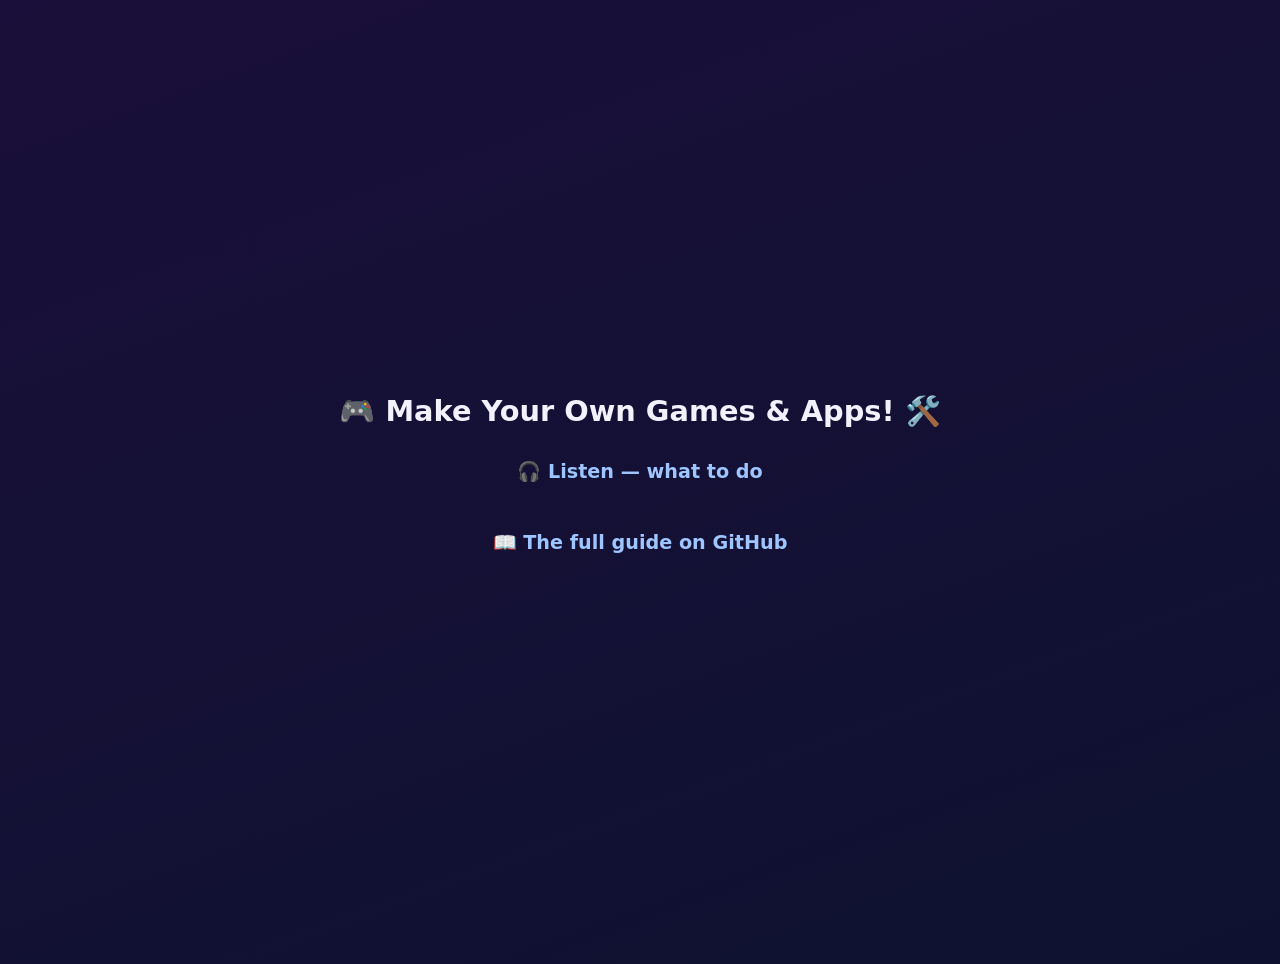
<file: docs/index.html>
<!DOCTYPE html>
<html lang="en">
<head>
<meta charset="UTF-8">
<meta name="viewport" content="width=device-width, initial-scale=1.0">
<title>claude-jacked-kids</title>
<style>
  body{margin:0;min-height:100vh;display:flex;flex-direction:column;align-items:center;justify-content:center;gap:1rem;
       font-family:-apple-system,BlinkMacSystemFont,"Segoe UI",system-ui,sans-serif;
       background:linear-gradient(160deg,#1a0f3a,#0e1230);color:#f3f0ff;text-align:center;padding:2rem}
  a{color:#9ec5ff;font-size:1.2rem;font-weight:700;text-decoration:none}a:hover{text-decoration:underline}
  h1{font-size:1.8rem;margin:0}
</style>
</head>
<body>
  <h1>🎮 Make Your Own Games &amp; Apps! 🛠️</h1>
  <p><a href="audio/listen.html">🎧 Listen — what to do</a></p>
  <p><a href="https://github.com/jackneil/claude-jacked-kids">📖 The full guide on GitHub</a></p>
</body>
</html>
</file>
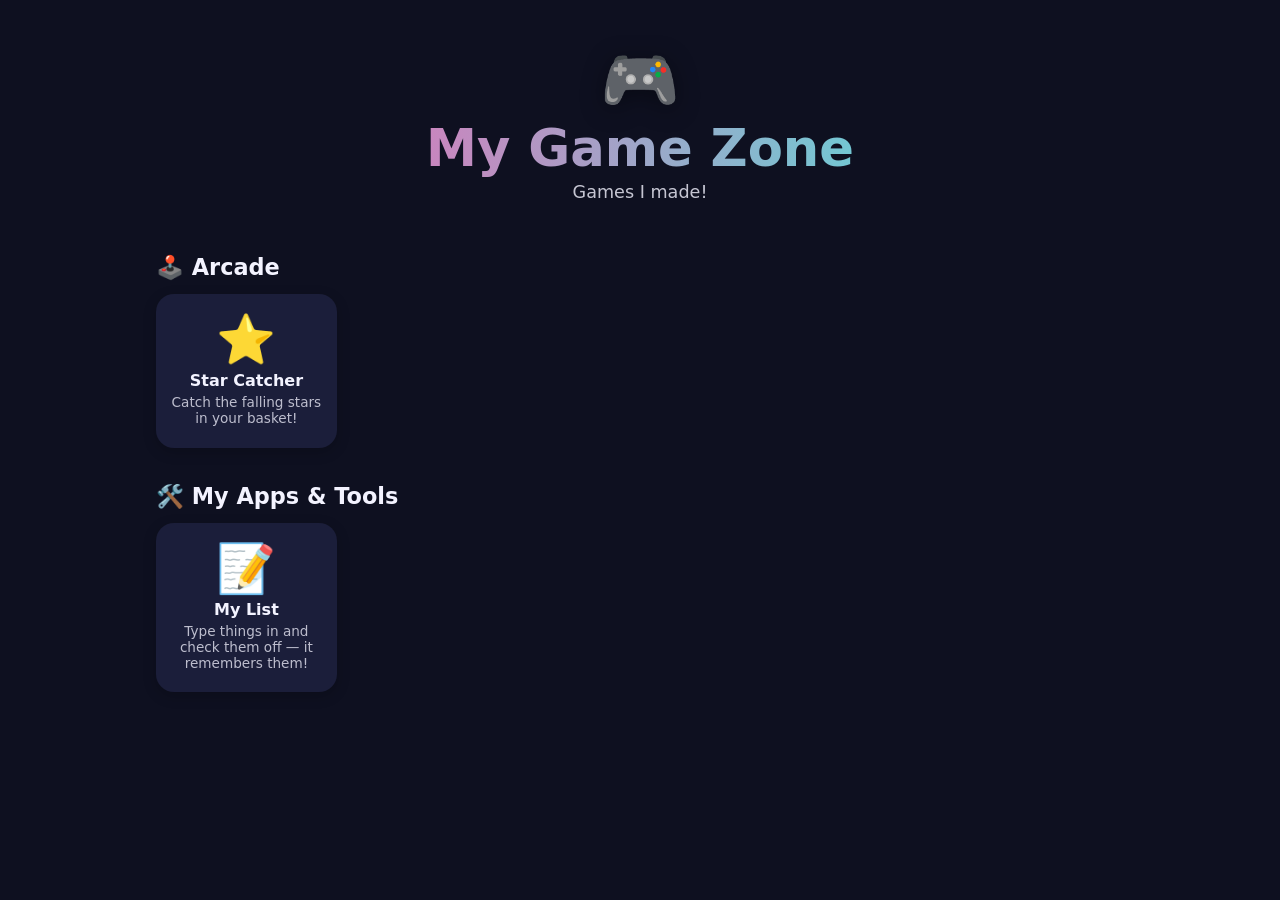
<file: plugins/claude-jacked-kids/skills/build-my-arcade/templates/index.html>
<!DOCTYPE html>
<html lang="en">
<head>
  <meta charset="UTF-8">
  <meta name="viewport" content="width=device-width, initial-scale=1.0">
  <title>My Arcade</title>
  <link rel="stylesheet" href="assets/style.css">
  <!-- Plain scripts so the hub works offline straight from a file. Order matters. -->
  <script src="arcade.config.js"></script>
  <script src="assets/theme.js"></script>
  <script src="assets/games-manifest.js"></script>
  <script src="assets/apps-manifest.js"></script>
  <script src="assets/brain-wall.js"></script>
</head>
<body>
  <div class="wrap">
    <header class="hub-header">
      <div class="hub-emoji" id="hubEmoji">🎮</div>
      <h1 class="hub-title" id="hubTitle">My Arcade</h1>
      <p class="hub-tagline" id="hubTagline"></p>
      <p class="hub-greeting" id="hubGreeting"></p>
    </header>

    <section id="brainPanel"></section>
    <main id="gameSections"></main>
    <p class="empty" id="emptyState" style="display:none">Nothing here yet — tell your buddy what to make! A game? An app? 🚀</p>
  </div>

  <script>
  (function () {
    var ARCADE = window.ARCADE || {};
    var GAMES = window.GAMES || [];
    var APPS = window.APPS || [];
    var BRAIN = window.BRAIN_WALL || null;

    // --- theme is applied by assets/theme.js (loaded in <head>), so the hub
    //     and every app island share one source of truth for the colors. ---

    // --- header ---
    if (ARCADE.emoji) document.getElementById("hubEmoji").textContent = ARCADE.emoji;
    if (ARCADE.name) { document.getElementById("hubTitle").textContent = ARCADE.name; document.title = ARCADE.name; }
    if (ARCADE.tagline) document.getElementById("hubTagline").textContent = ARCADE.tagline;
    if (ARCADE.owner && ARCADE.owner !== "friend") {
      document.getElementById("hubGreeting").textContent = "Hi, " + ARCADE.owner + "! 👋";
    }

    // --- Brain Power panel (only if there's a wall) ---
    if (BRAIN && BRAIN.stickers && BRAIN.stickers.length) {
      var panel = document.getElementById("brainPanel");
      panel.className = "brain-panel";
      var top = document.createElement("div"); top.className = "brain-top";
      var rank = document.createElement("div"); rank.className = "brain-rank";
      rank.textContent = BRAIN.rank || "🐻 Curious Cub";
      var pts = document.createElement("div"); pts.className = "brain-points";
      pts.textContent = (BRAIN.points || 0) + " Brain Points";
      top.appendChild(rank); top.appendChild(pts); panel.appendChild(top);
      var strip = document.createElement("div"); strip.className = "brain-stickers";
      BRAIN.stickers.forEach(function (s) {
        var el = document.createElement("span"); el.className = "sticker";
        el.innerHTML = '<span class="s-emoji"></span><span class="s-text"></span>';
        el.querySelector(".s-emoji").textContent = s.emoji || "⭐";
        el.querySelector(".s-text").textContent = s.kidName + (s.note ? " — " + s.note : "");
        strip.appendChild(el);
      });
      panel.appendChild(strip);
    }

    // --- game grid, grouped by category ---
    var CATEGORIES = [
      { key: "arcade", label: "Arcade", emoji: "🕹️" },
      { key: "racing", label: "Racing", emoji: "🏎️" },
      { key: "action", label: "Action", emoji: "💥" },
      { key: "puzzle", label: "Puzzles", emoji: "🧩" },
      { key: "board", label: "Board & Cards", emoji: "♟️" },
      { key: "retro", label: "Retro", emoji: "👾" },
      { key: "maker", label: "Maker", emoji: "🎨" }
    ];
    var container = document.getElementById("gameSections");

    if (!GAMES.length && !APPS.length) {
      document.getElementById("emptyState").style.display = "block";
      return;
    }

    function makeCard(g) {
      var a = document.createElement("a");
      a.className = "game-card";
      a.href = g.path;
      var emoji = document.createElement("div"); emoji.className = "g-emoji"; emoji.textContent = g.emoji || "🎮";
      var name = document.createElement("div"); name.className = "g-name"; name.textContent = g.name || g.id;
      a.appendChild(emoji); a.appendChild(name);
      if (g.description) { var d = document.createElement("div"); d.className = "g-desc"; d.textContent = g.description; a.appendChild(d); }
      if (g.madeByKid) { var b = document.createElement("div"); b.className = "kid-badge"; b.textContent = "✨ I made this"; a.appendChild(b); }
      return a;
    }

    var shown = {};
    CATEGORIES.forEach(function (cat) {
      var inCat = GAMES.filter(function (g) { return g.category === cat.key; });
      if (!inCat.length) return;
      var sec = document.createElement("section"); sec.className = "cat-section";
      var h = document.createElement("h2"); h.className = "cat-title";
      h.textContent = cat.emoji + " " + cat.label; sec.appendChild(h);
      var grid = document.createElement("div"); grid.className = "game-grid";
      inCat.forEach(function (g) { grid.appendChild(makeCard(g)); shown[g.id] = true; });
      sec.appendChild(grid); container.appendChild(sec);
    });

    // any game with an unknown category still shows, under "More games"
    var leftover = GAMES.filter(function (g) { return !shown[g.id]; });
    if (leftover.length) {
      var sec = document.createElement("section"); sec.className = "cat-section";
      var h = document.createElement("h2"); h.className = "cat-title"; h.textContent = "🎮 More games"; sec.appendChild(h);
      var grid = document.createElement("div"); grid.className = "game-grid";
      leftover.forEach(function (g) { grid.appendChild(makeCard(g)); });
      sec.appendChild(grid); container.appendChild(sec);
    }

    // --- My Apps & Tools (the peer zone to games; same card shape) ---
    if (APPS.length) {
      var asec = document.createElement("section"); asec.className = "cat-section";
      var ah = document.createElement("h2"); ah.className = "cat-title";
      ah.textContent = "🛠️ My Apps & Tools"; asec.appendChild(ah);
      var agrid = document.createElement("div"); agrid.className = "game-grid";
      APPS.forEach(function (a) { agrid.appendChild(makeCard(a)); });
      asec.appendChild(agrid); container.appendChild(asec);
    }
  })();
  </script>
</body>
</html>
</file>
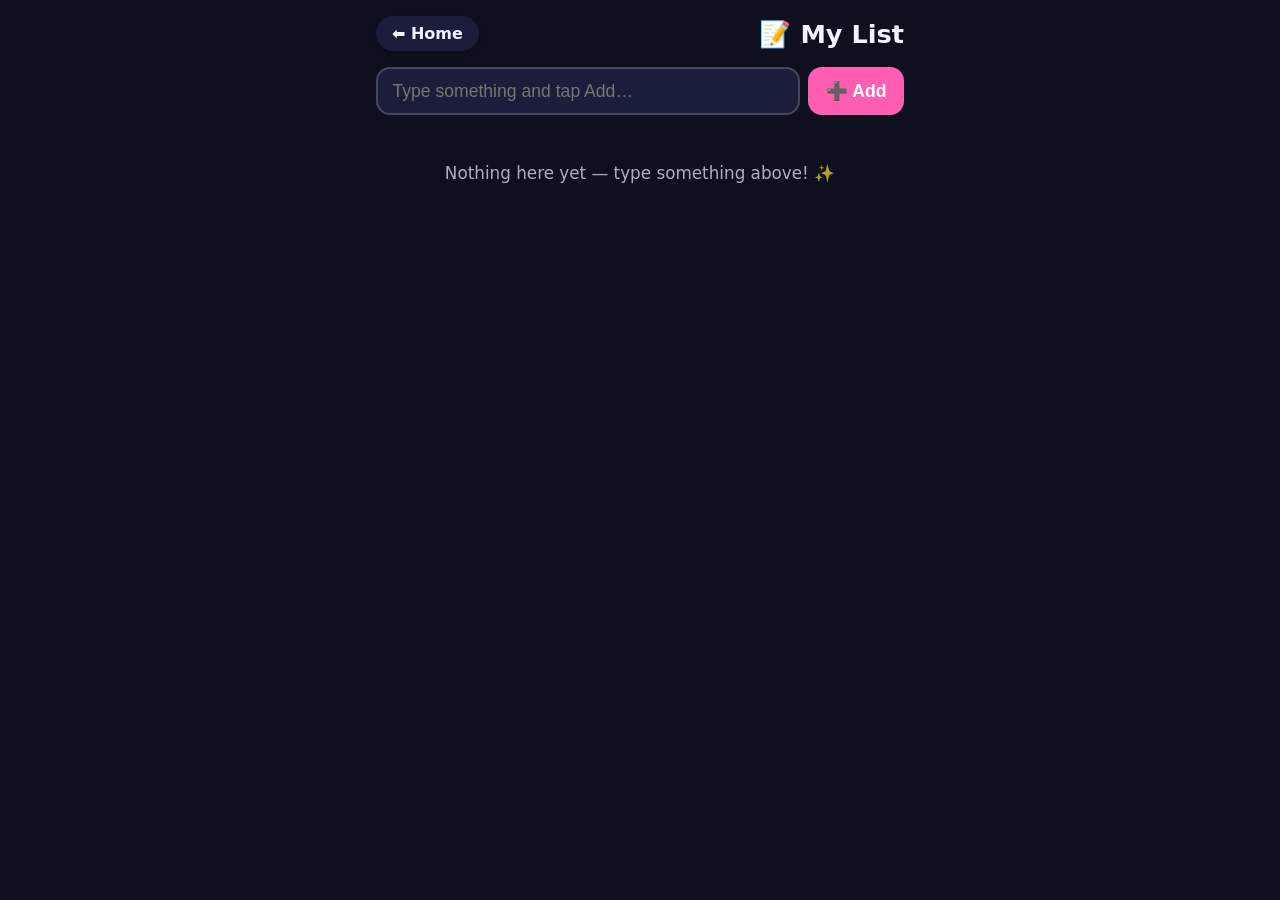
<file: plugins/claude-jacked-kids/skills/build-my-arcade/templates/apps/sample-list/index.html>
<!DOCTYPE html>
<html lang="en">
<head>
  <meta charset="UTF-8">
  <meta name="viewport" content="width=device-width, initial-scale=1.0">
  <title>My List</title>
  <link rel="stylesheet" href="../../assets/style.css">
  <!-- order: branding -> theme (paints this page in the kid's colors) -> data
       box (AppStore) -> this app's metadata -> the app.
       Plain scripts so the app works offline straight from a file. -->
  <script src="../../arcade.config.js"></script>
  <script src="../../assets/theme.js"></script>
  <script src="../../assets/store.js"></script>
  <script src="metadata.js"></script>
  <style>
    .app-wrap { max-width: 560px; margin: 0 auto; padding: 1rem; }
    .app-top { display: flex; justify-content: space-between; align-items: center; gap: .5rem; flex-wrap: wrap; margin-bottom: 1rem; }
    .app-title { font-size: 1.6rem; font-weight: 800; margin: 0; }
    .add-row { display: flex; gap: .5rem; margin-bottom: 1rem; }
    .add-row input {
      flex: 1; font-size: 1.1rem; padding: .7rem .9rem; border-radius: 14px;
      /* a visible resting border so it's obvious where to type */
      border: 2px solid rgba(255,255,255,.18); background: var(--card); color: var(--text);
    }
    .add-row input:focus { outline: none; border-color: var(--accent); }
    .add-row button {
      font-size: 1.1rem; font-weight: 800; padding: .7rem 1.1rem; border: none;
      border-radius: 14px; background: var(--accent); color: #fff; cursor: pointer;
      min-height: 48px;
    }
    .add-row button:hover { transform: translateY(-2px); }
    .add-row button:active { transform: translateY(1px) scale(.97); }
    ul.items { list-style: none; margin: 0; padding: 0; display: flex; flex-direction: column; gap: .55rem; }
    li.item {
      display: flex; align-items: center; gap: .4rem; background: var(--card);
      border-radius: 14px; padding: .35rem .5rem; box-shadow: 0 3px 10px rgba(0,0,0,.2);
    }
    /* big, finger-friendly tap targets (~48px) for little hands on a tablet */
    li.item .check {
      font-size: 1.5rem; cursor: pointer; user-select: none; line-height: 1;
      min-width: 48px; min-height: 48px; display: flex; align-items: center; justify-content: center;
      border-radius: 12px;
    }
    li.item .check:hover { background: rgba(255,255,255,.08); }
    li.item .check:active { transform: scale(.9); }
    li.item .label { flex: 1; font-size: 1.1rem; word-break: break-word; padding: 0 .2rem; }
    li.item.done .label { opacity: .5; text-decoration: line-through; }
    li.item .del {
      background: none; border: none; color: var(--text); opacity: .55; font-size: 1.4rem; cursor: pointer;
      min-width: 48px; min-height: 48px; border-radius: 12px;
    }
    li.item .del:hover { opacity: 1; background: rgba(255,255,255,.08); }
    li.item .del:active { transform: scale(.9); }
    .empty-note { opacity: .7; text-align: center; margin-top: 2rem; font-size: 1.05rem; }
    .save-note { min-height: 1.2rem; font-size: .9rem; opacity: .75; margin-top: 1rem; text-align: center; }
    /* the save-failure note is the most important message — make it loud */
    .save-note.warn {
      opacity: 1; font-size: 1rem; font-weight: 700; color: #5a3a00;
      background: #ffd27f; border: 2px solid #e0a000; border-radius: 12px;
      padding: .6rem .8rem; max-width: 460px; margin-left: auto; margin-right: auto;
    }
  </style>
</head>
<body>
  <div class="app-wrap">
    <div class="app-top">
      <a class="back-link" href="../../index.html">⬅️ Home</a>
      <h1 class="app-title"><span id="appEmoji">📝</span> <span id="appName">My List</span></h1>
    </div>

    <div class="add-row">
      <input id="newItem" type="text" placeholder="Type something and tap Add…" autocomplete="off" maxlength="120">
      <button id="addBtn" type="button">➕ Add</button>
    </div>

    <ul class="items" id="items"></ul>
    <p class="empty-note" id="emptyNote">Nothing here yet — type something above! ✨</p>
    <p class="save-note" id="saveNote"></p>
  </div>
  <script src="app.js"></script>
</body>
</html>
</file>
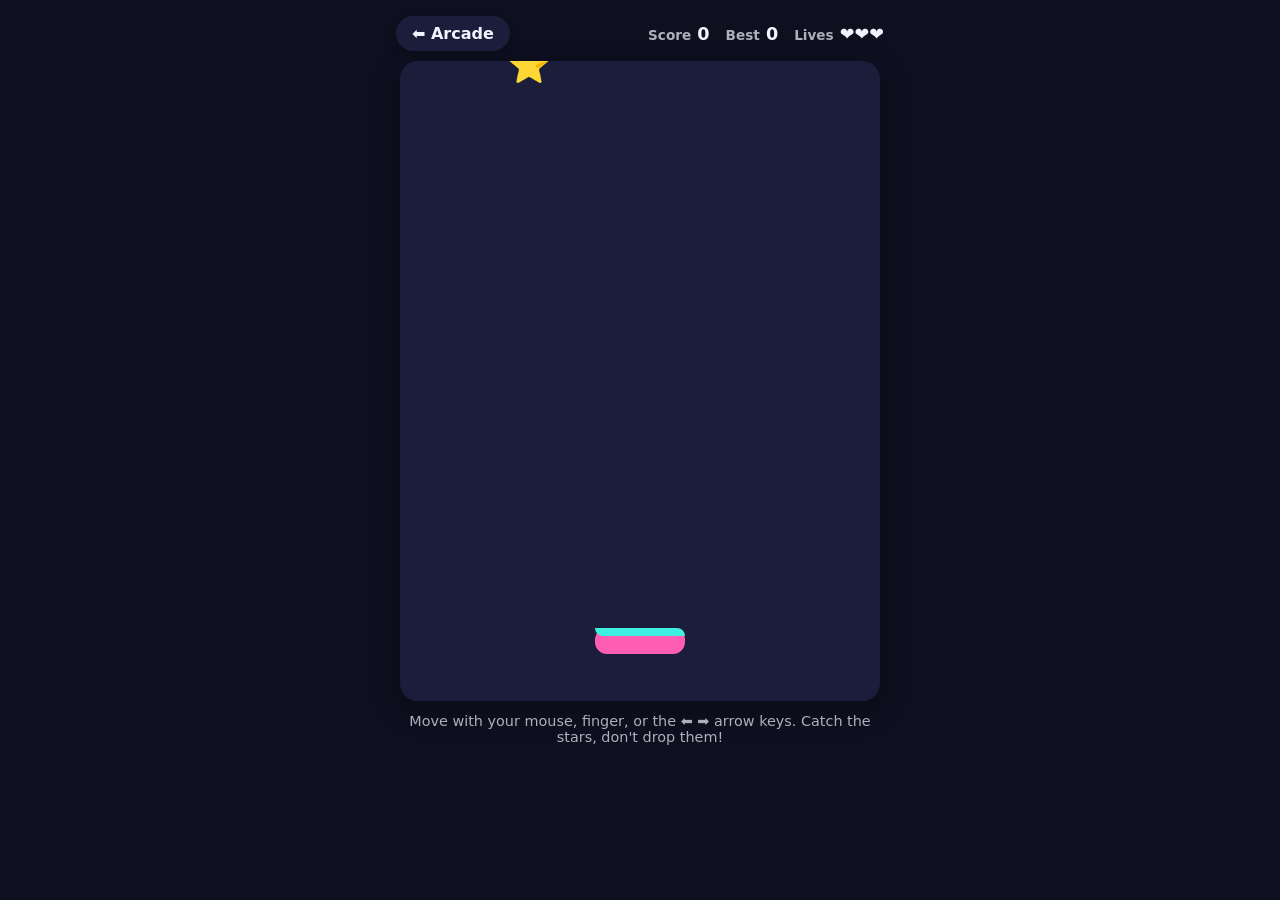
<file: plugins/claude-jacked-kids/skills/build-my-arcade/templates/games/sample-catcher/index.html>
<!DOCTYPE html>
<html lang="en">
<head>
  <meta charset="UTF-8">
  <meta name="viewport" content="width=device-width, initial-scale=1.0">
  <title>Star Catcher</title>
  <link rel="stylesheet" href="../../assets/style.css">
  <!-- order: branding -> score helper -> this game's metadata -> the game -->
  <script src="../../arcade.config.js"></script>
  <script src="../../assets/scores.js"></script>
  <script src="metadata.js"></script>
  <style>
    .game-wrap { max-width: 520px; margin: 0 auto; padding: 1rem; text-align: center; }
    .game-top { display: flex; justify-content: space-between; align-items: center; margin-bottom: .6rem; gap: .5rem; flex-wrap: wrap; }
    .hud { display: flex; gap: 1rem; font-weight: 800; font-size: 1.1rem; }
    .hud .label { opacity: .7; font-weight: 600; font-size: .85rem; }
    #game {
      width: 100%; max-width: 480px; aspect-ratio: 3 / 4; background: var(--card);
      border-radius: 18px; touch-action: none; display: block; margin: 0 auto;
      box-shadow: 0 8px 28px rgba(0,0,0,.35); cursor: pointer;
    }
    .hint { opacity: .7; margin-top: .8rem; font-size: .9rem; }
  </style>
</head>
<body>
  <div class="game-wrap">
    <div class="game-top">
      <a class="back-link" href="../../index.html">⬅️ Arcade</a>
      <div class="hud">
        <div><span class="label">Score</span> <span id="score">0</span></div>
        <div><span class="label">Best</span> <span id="best">0</span></div>
        <div><span class="label">Lives</span> <span id="lives">❤️❤️❤️</span></div>
      </div>
    </div>
    <canvas id="game" width="480" height="640"></canvas>
    <p class="hint">Move with your mouse, finger, or the ⬅️ ➡️ arrow keys. Catch the stars, don't drop them!</p>
  </div>
  <script src="game.js"></script>
</body>
</html>
</file>
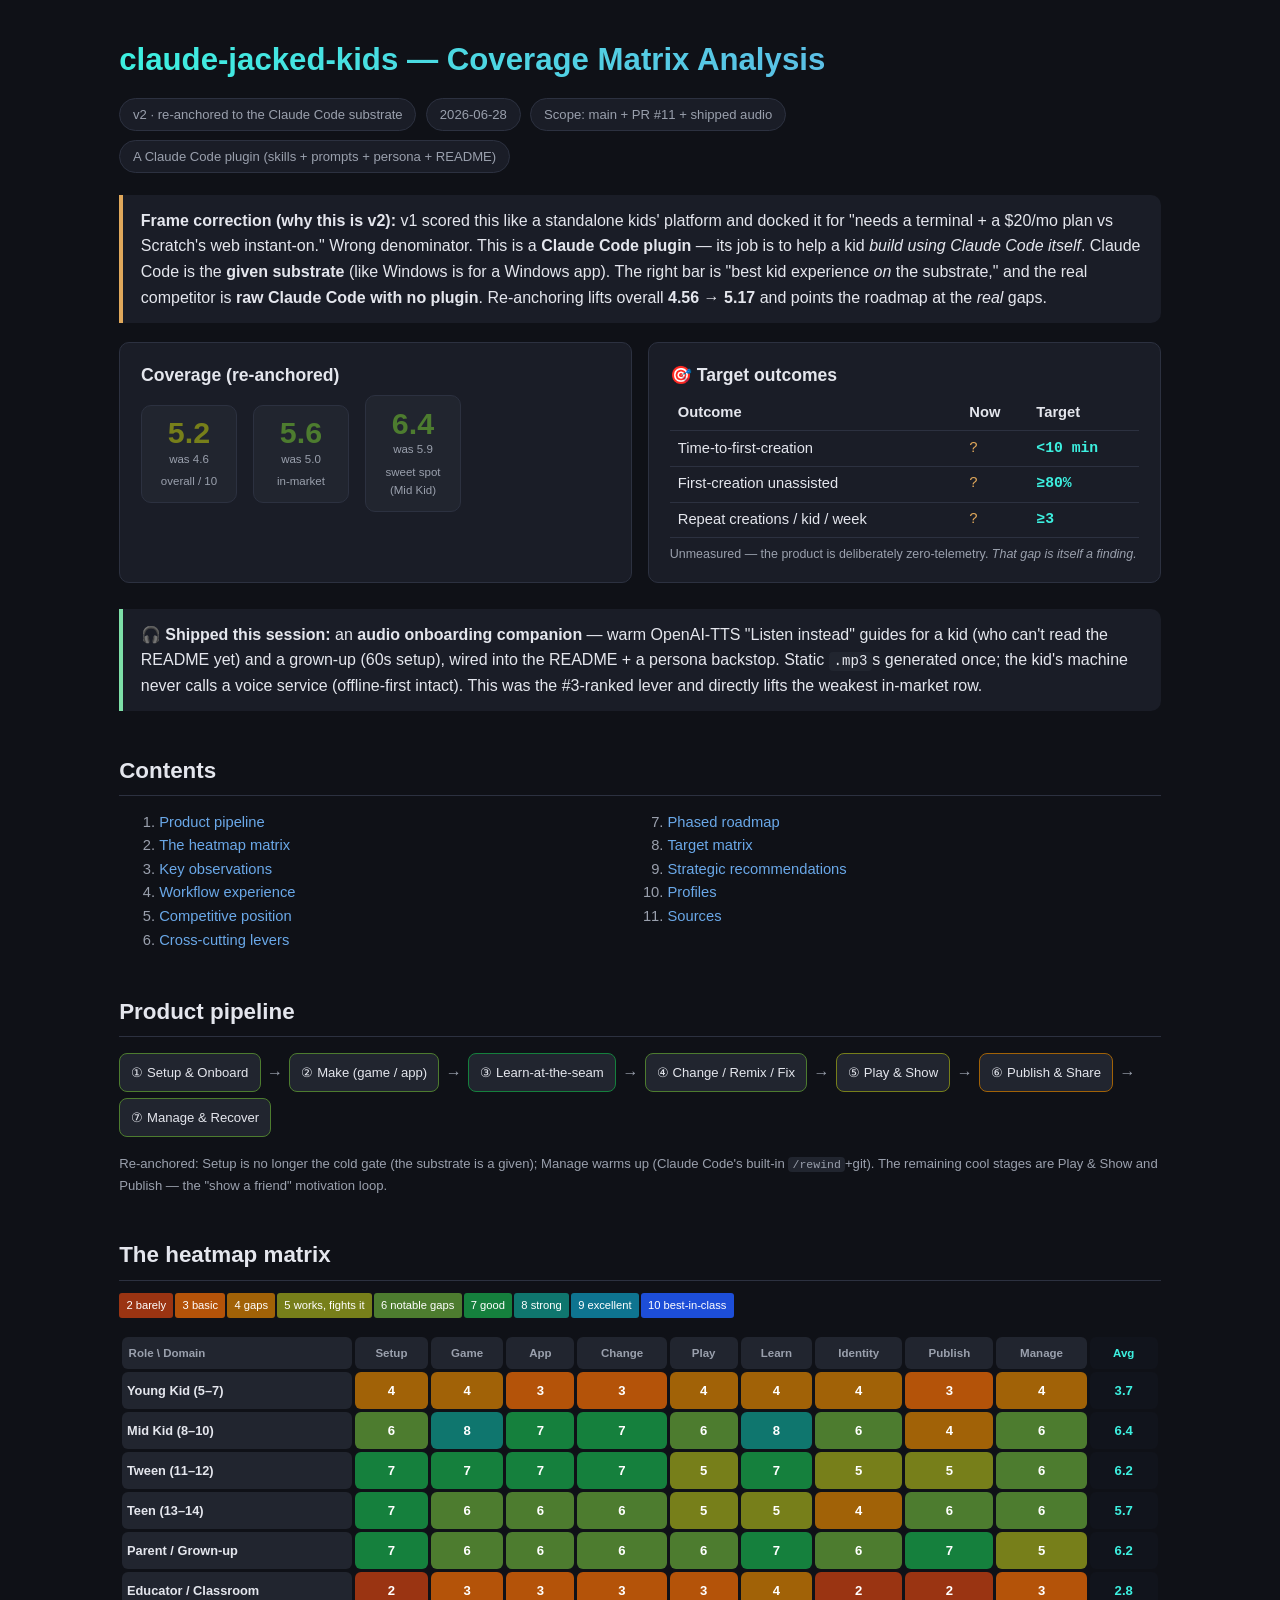
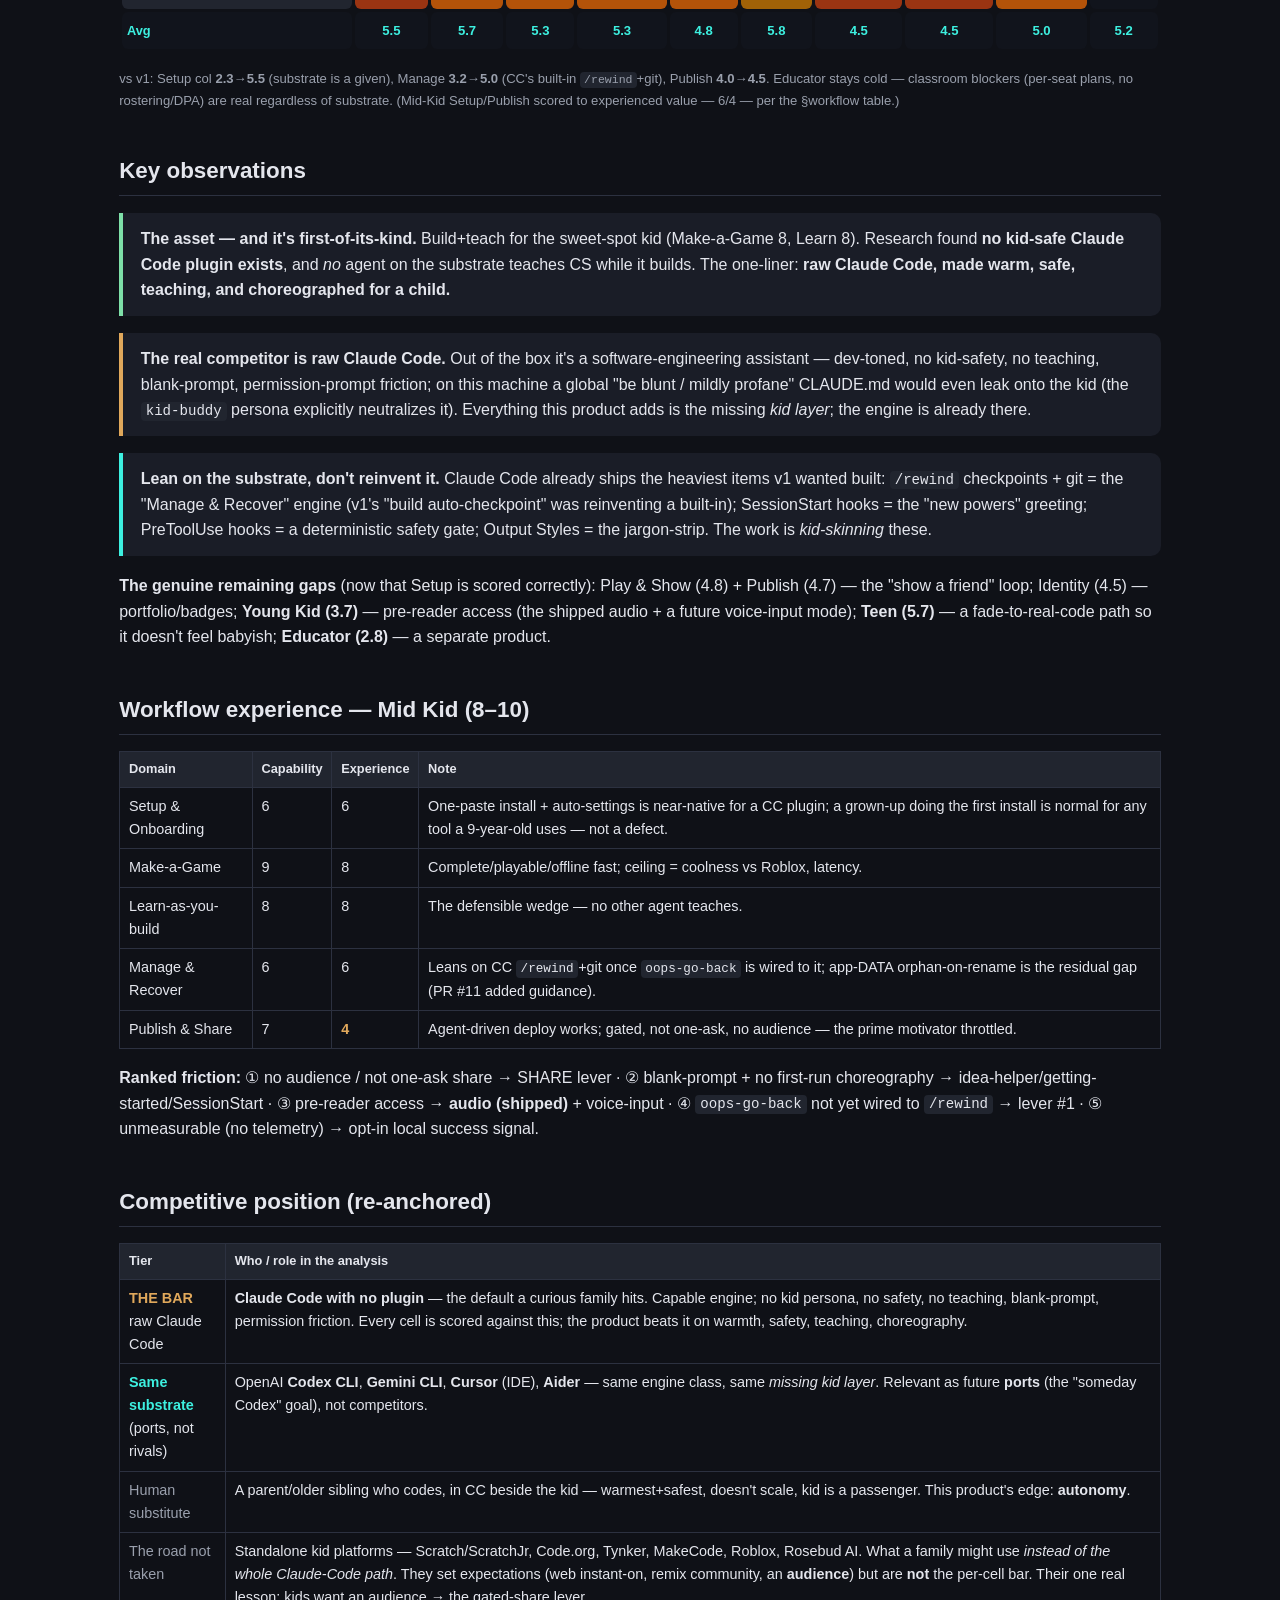
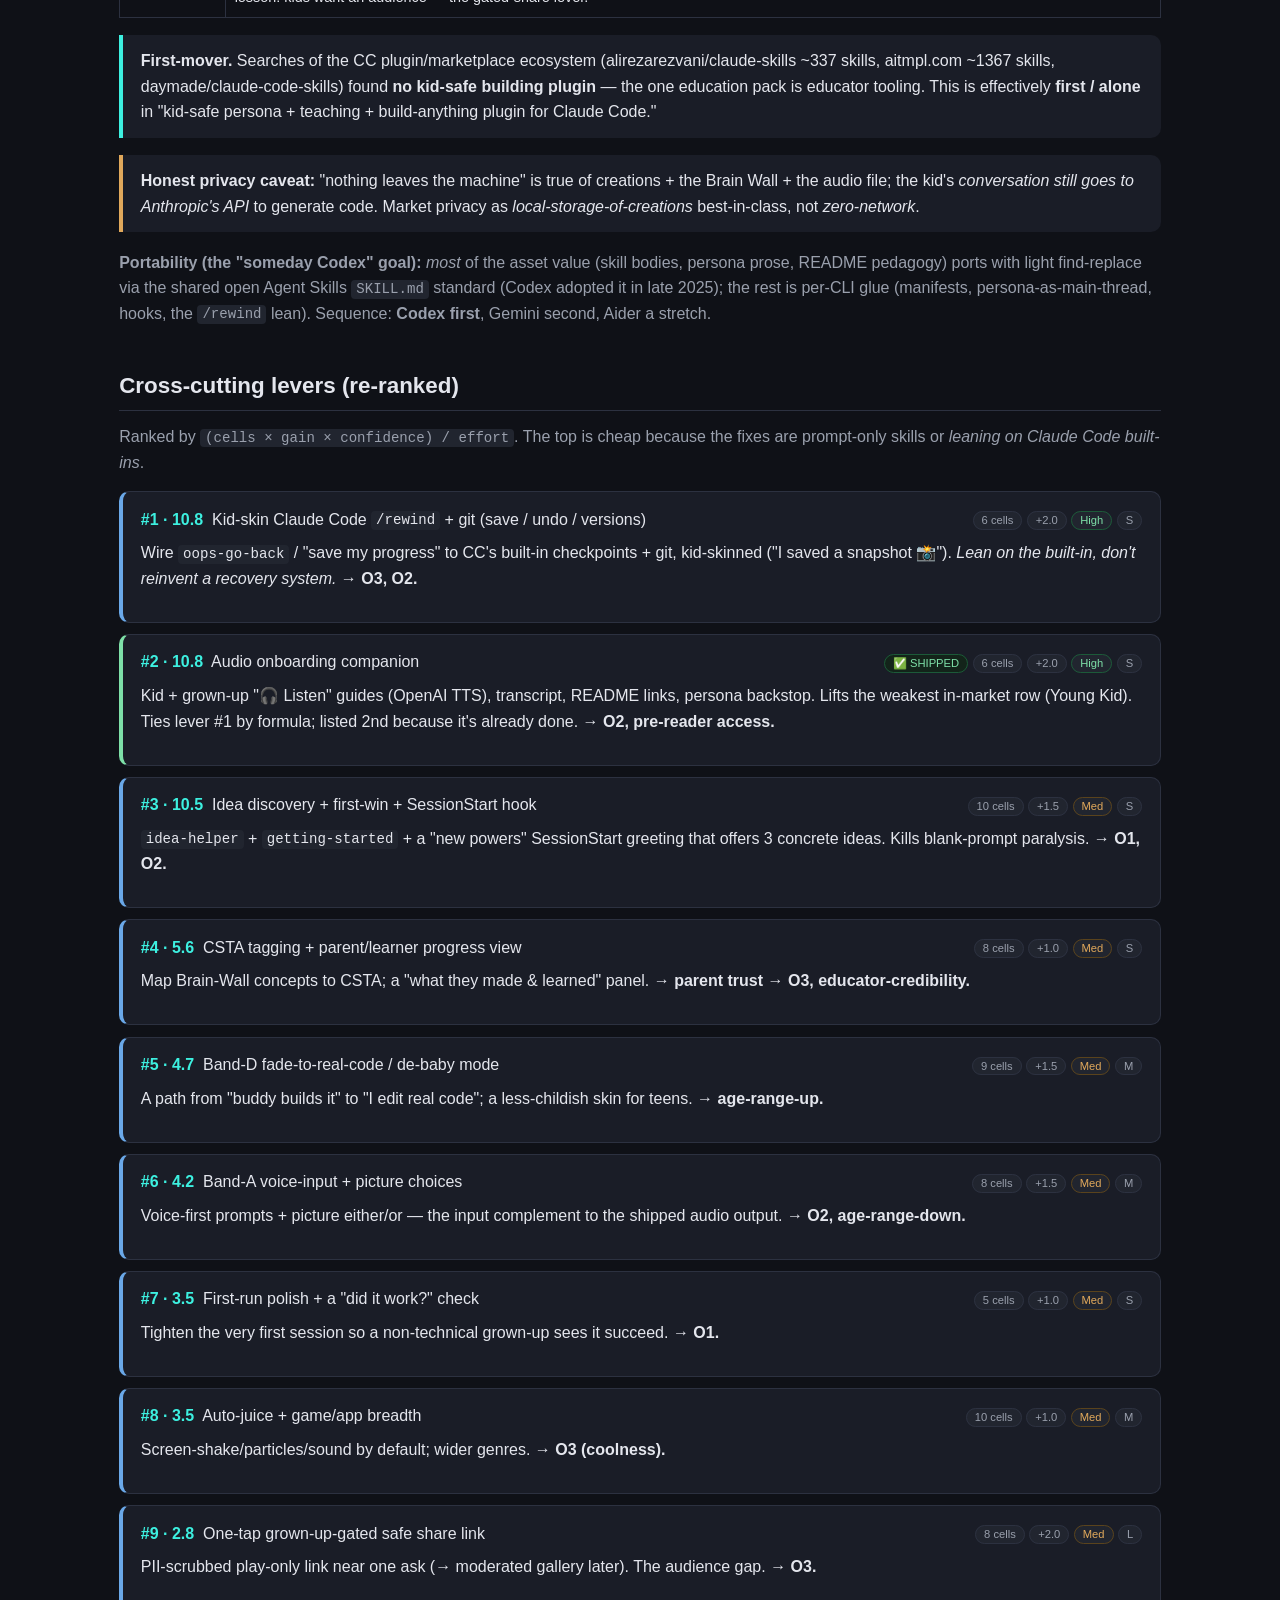
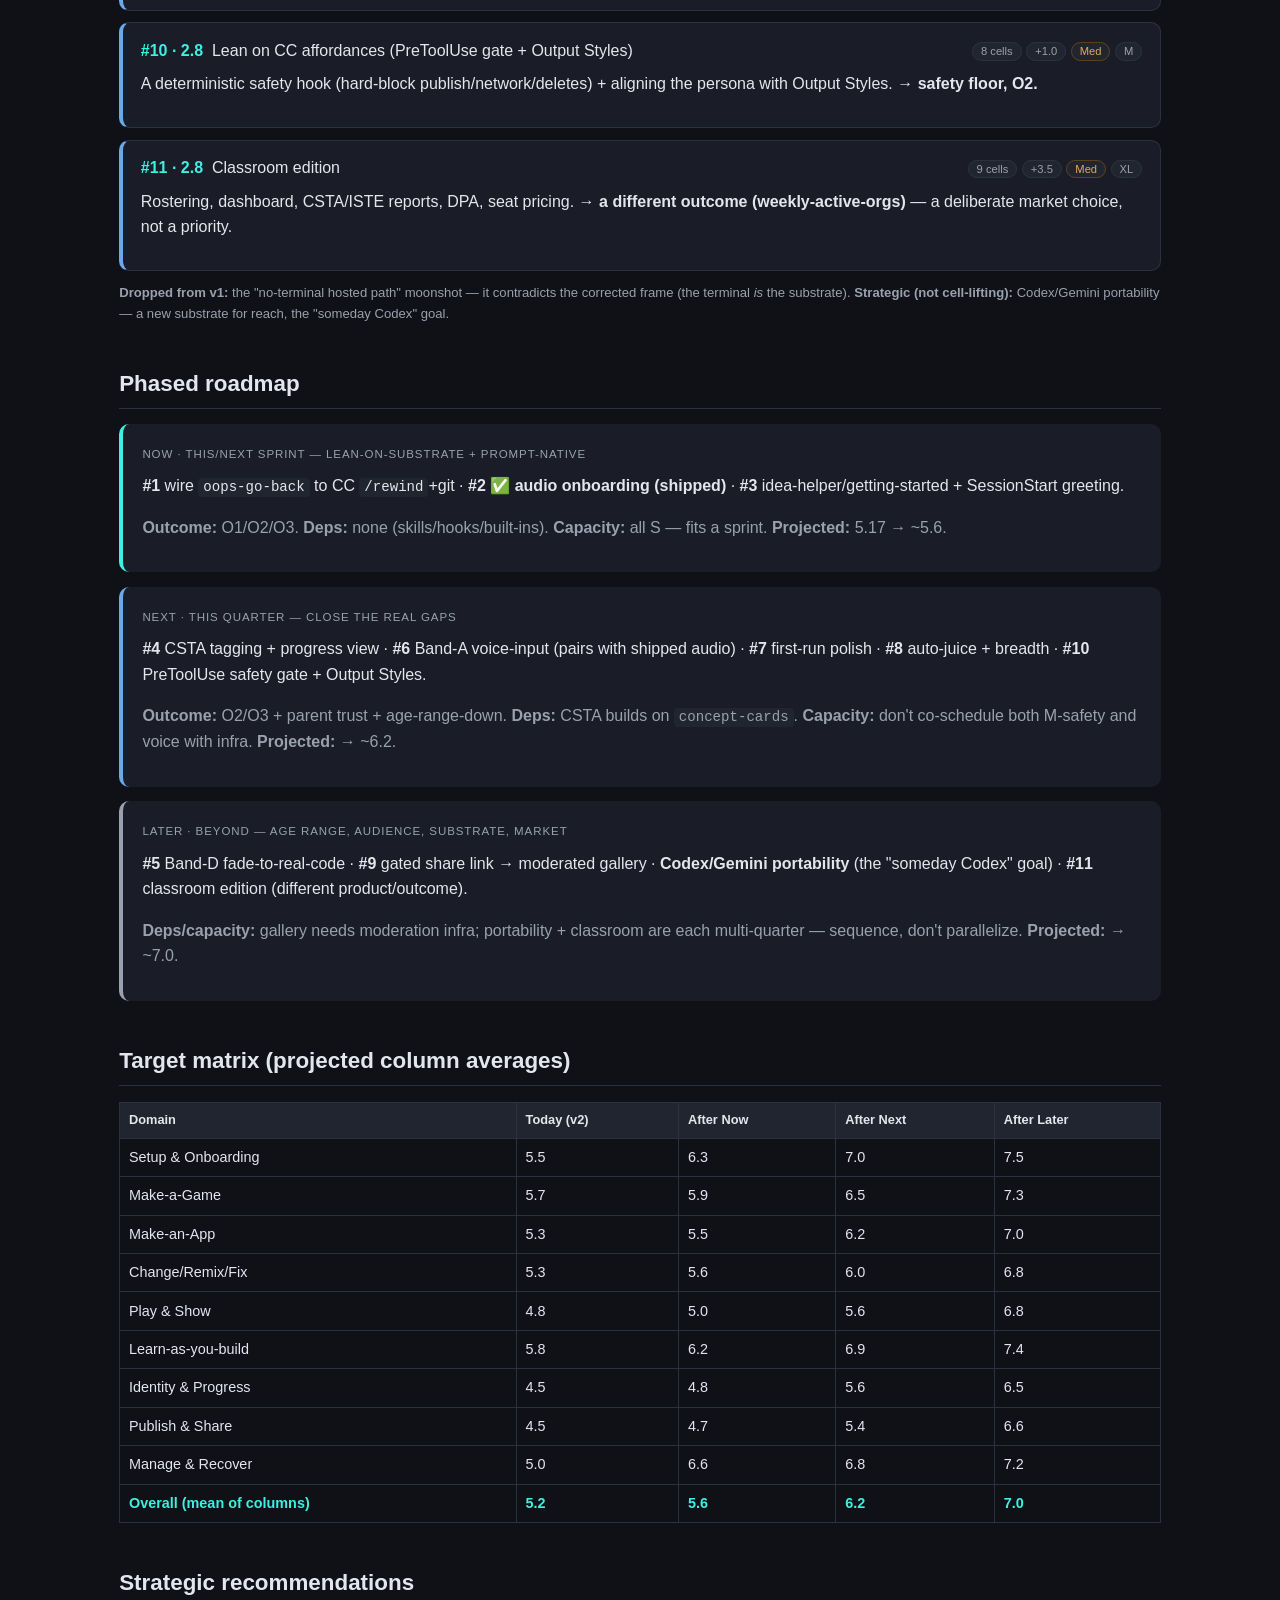
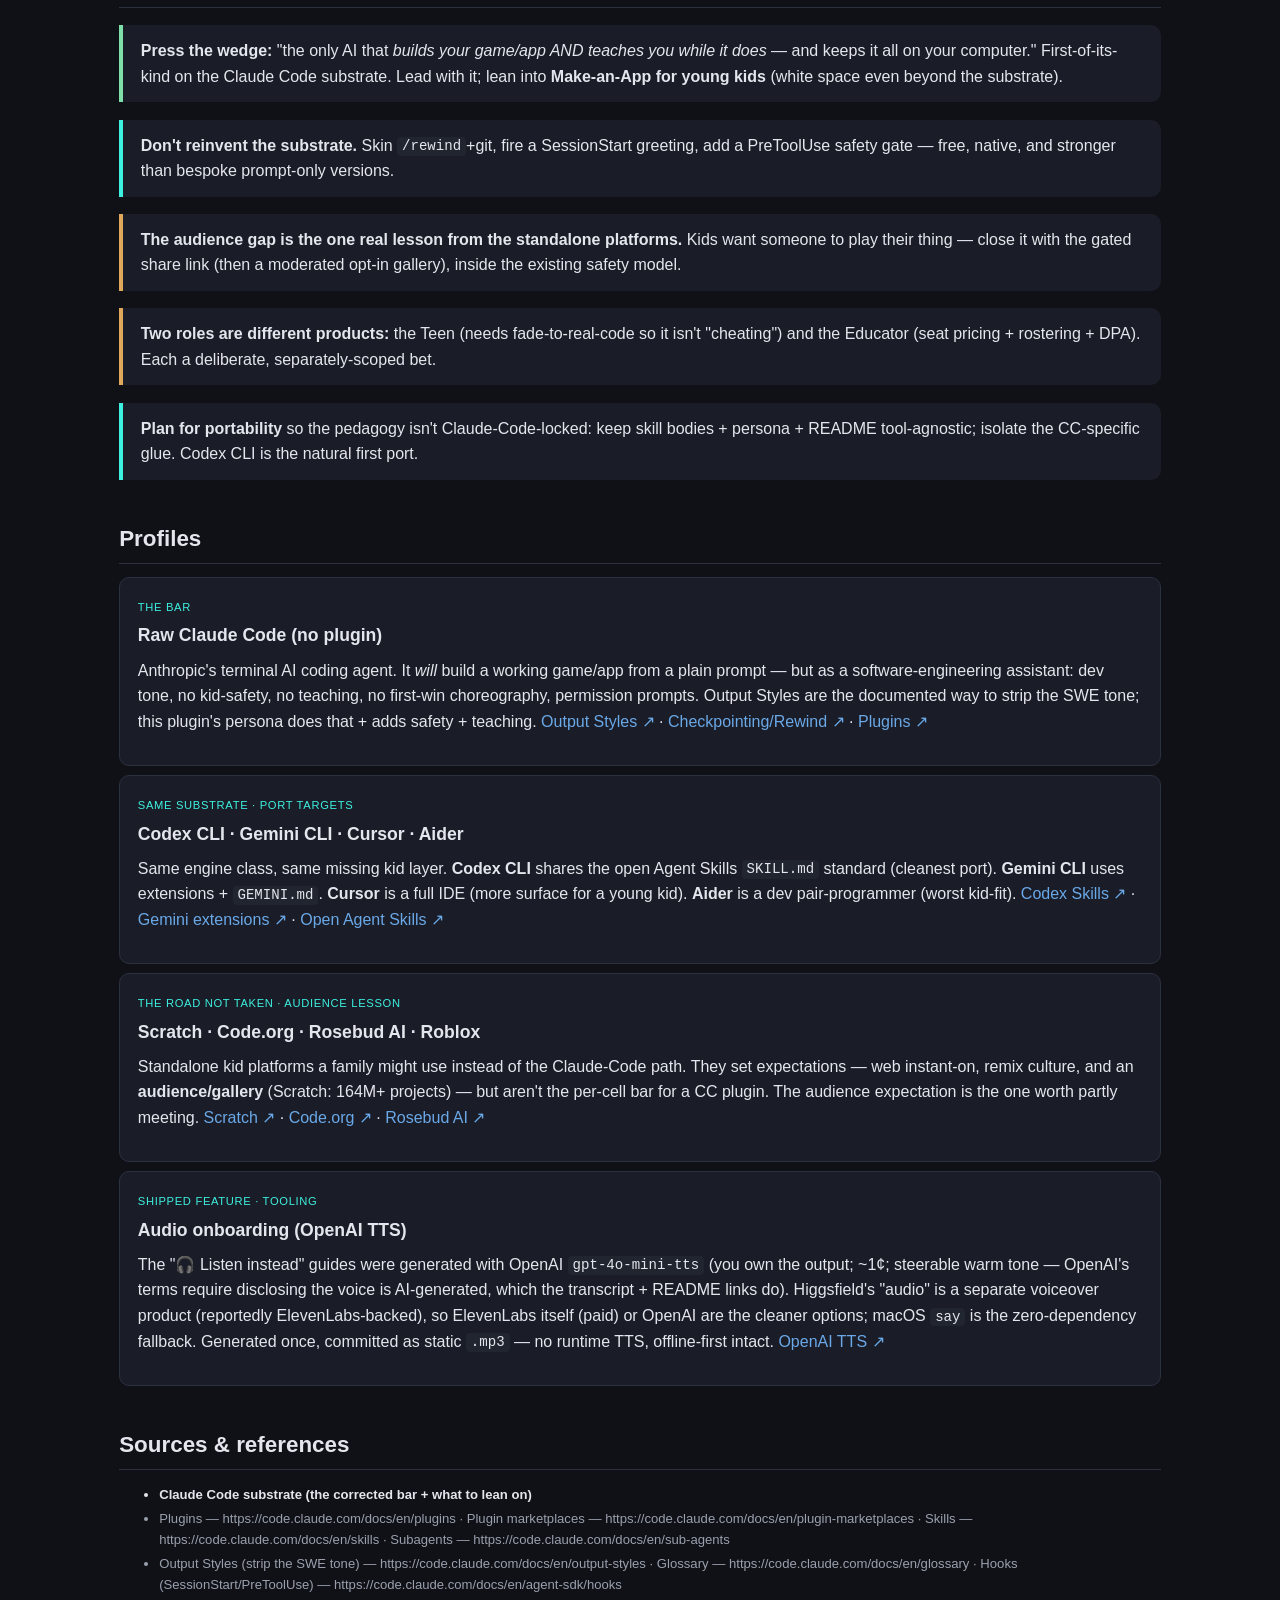
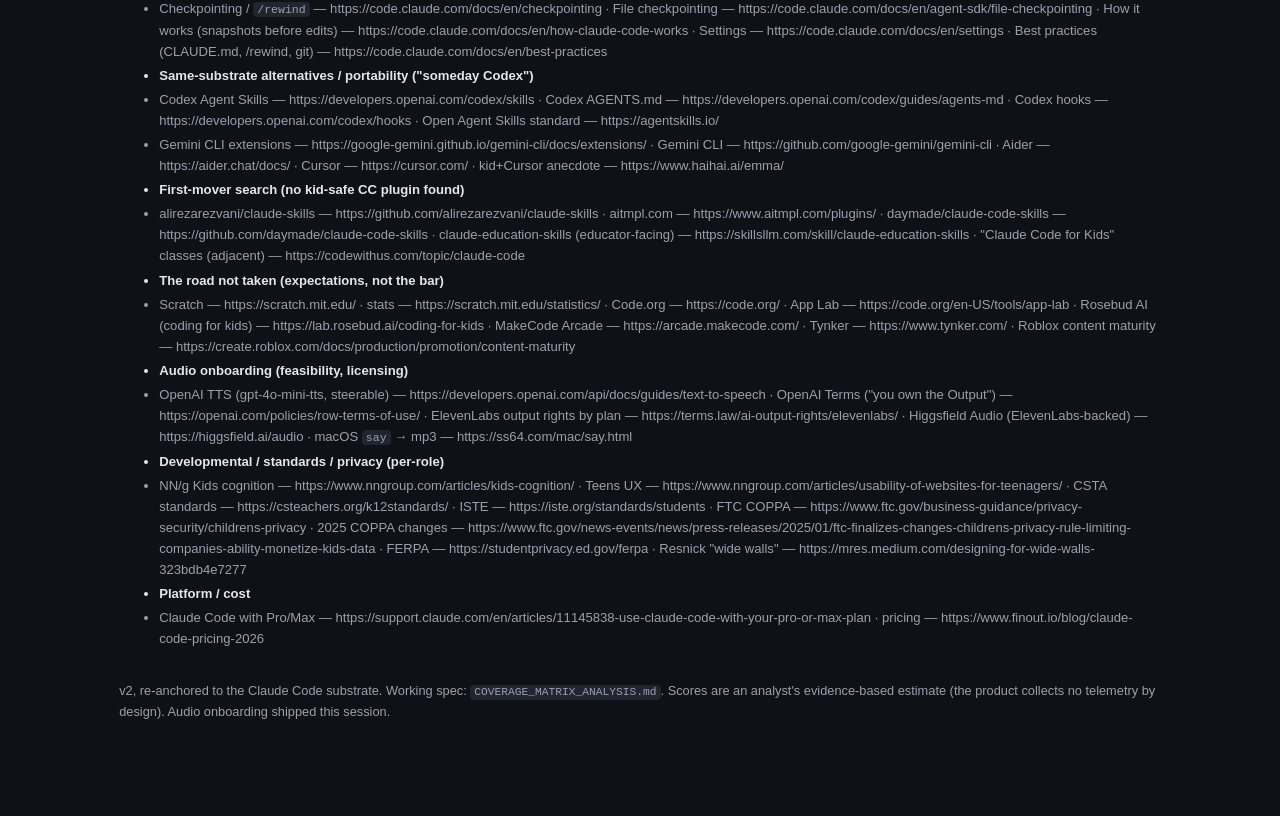
<file: docs/COVERAGE_MATRIX_ANALYSIS.html>
<!DOCTYPE html>
<html lang="en">
<head>
<meta charset="UTF-8">
<meta name="viewport" content="width=device-width, initial-scale=1.0">
<title>claude-jacked-kids — Coverage Matrix Analysis (re-anchored)</title>
<style>
  :root{
    --bg:#0f1117; --surface:#1a1d27; --surface2:#21252f; --border:#2c3140;
    --fg:#e4e6ed; --muted:#9aa0ad; --accent:#3df0e0; --accent2:#6aa8e8; --warn:#e0a85b; --good:#7ee0a8;
    --s0:#7f1d1d; --s1:#7f1d1d; --s2:#9a3412; --s3:#b45309; --s4:#a16207;
    --s5:#777f1a; --s6:#4d7c2f; --s7:#15803d; --s8:#0f766e; --s9:#0e7490; --s10:#1d4ed8;
    --radius:10px; --sans:-apple-system,BlinkMacSystemFont,"Segoe UI",Roboto,sans-serif; --mono:ui-monospace,Menlo,Consolas,monospace;
  }
  *{box-sizing:border-box;-webkit-print-color-adjust:exact;print-color-adjust:exact}
  body{margin:0;background:var(--bg);color:var(--fg);font-family:var(--sans);line-height:1.6;font-size:16px;-webkit-print-color-adjust:exact;print-color-adjust:exact}
  @media print{.wrap{max-width:none}h2{break-after:avoid}table,.lever,.phase,.comp,aside{break-inside:avoid}}
  .wrap{max-width:1080px;margin:0 auto;padding:2rem 1.2rem 5rem}
  h1{font-size:1.95rem;margin:.2rem 0 .3rem;background:linear-gradient(90deg,var(--accent),var(--accent2));-webkit-background-clip:text;background-clip:text;-webkit-text-fill-color:transparent}
  h2{font-size:1.4rem;margin:2.6rem 0 .8rem;padding-bottom:.4rem;border-bottom:1px solid var(--border)}
  h3{font-size:1.1rem;margin:1.4rem 0 .4rem}
  p{margin:.5rem 0 1rem}
  a{color:var(--accent2);text-decoration:none}a:hover{text-decoration:underline}
  code{font-family:var(--mono);font-size:.88em;background:var(--surface2);padding:.1em .35em;border-radius:4px}
  .muted{color:var(--muted)}
  .meta{display:flex;gap:.6rem;flex-wrap:wrap;margin:.8rem 0 1.4rem}
  .chip{background:var(--surface);border:1px solid var(--border);border-radius:99px;padding:.3rem .8rem;font-size:.82rem;color:var(--muted)}
  .topgrid{display:grid;grid-template-columns:1fr 1fr;gap:1rem;margin:1.2rem 0 1.6rem}
  @media(max-width:760px){.topgrid{grid-template-columns:1fr}}
  .card{background:var(--surface);border:1px solid var(--border);border-radius:var(--radius);padding:1.1rem 1.3rem}
  .badges{display:flex;gap:1rem;flex-wrap:wrap;align-items:center}
  .badge{display:flex;flex-direction:column;align-items:center;background:var(--surface2);border:1px solid var(--border);border-radius:var(--radius);padding:.7rem 1.1rem;min-width:96px}
  .badge .n{font-size:1.9rem;font-weight:800;line-height:1}
  .badge .d{font-size:.72rem;color:var(--muted);margin-top:.15rem}
  .badge .l{font-size:.72rem;color:var(--muted);margin-top:.25rem;text-align:center}
  .outcomes table{width:100%;border-collapse:collapse;font-size:.92rem}
  .outcomes td,.outcomes th{padding:.35rem .5rem;border-bottom:1px solid var(--border);text-align:left}
  .outcomes .cur{color:var(--warn);font-family:var(--mono)} .outcomes .tgt{color:var(--accent);font-weight:700;font-family:var(--mono)}
  table.data{width:100%;border-collapse:collapse;margin:1rem 0;font-size:.9rem}
  table.data th,table.data td{border:1px solid var(--border);padding:.45rem .55rem;text-align:left;vertical-align:top}
  table.data th{background:var(--surface2);font-size:.8rem}
  table.heat{width:100%;border-collapse:separate;border-spacing:3px;margin:1rem 0;font-size:.82rem}
  table.heat th{background:var(--surface2);padding:.45rem .4rem;font-size:.72rem;text-align:center;border-radius:6px;color:var(--muted)}
  table.heat th.role{text-align:left;min-width:130px}
  table.heat td{text-align:center;padding:.5rem .3rem;border-radius:6px;font-weight:700;color:#fff;min-width:42px}
  table.heat td.role{text-align:left;background:var(--surface2);color:var(--fg);font-weight:600;font-size:.8rem}
  table.heat tr.avg td{background:#11141c;color:var(--accent);font-weight:800}
  table.heat td.avg,table.heat th.avg{background:#11141c;color:var(--accent);font-weight:800}
  .s0{background:var(--s0)}.s1{background:var(--s1)}.s2{background:var(--s2)}.s3{background:var(--s3)}.s4{background:var(--s4)}
  .s5{background:var(--s5)}.s6{background:var(--s6)}.s7{background:var(--s7)}.s8{background:var(--s8)}.s9{background:var(--s9)}.s10{background:var(--s10)}
  .legend{display:flex;gap:2px;flex-wrap:wrap;margin:.4rem 0 1rem;font-size:.7rem}
  .legend span{padding:.2rem .45rem;color:#fff;border-radius:3px}
  aside{margin:1.1rem 0;padding:.8rem 1.1rem;border-left:4px solid var(--accent);background:var(--surface);border-radius:0 var(--radius) var(--radius) 0}
  aside.warn{border-color:var(--warn)} aside.good{border-color:var(--good)}
  aside>:first-child{margin-top:0}aside>:last-child{margin-bottom:0}
  ol.toc{columns:2;font-size:.92rem;color:var(--muted)}@media(max-width:600px){ol.toc{columns:1}}
  .pipeline{display:flex;flex-wrap:wrap;gap:.4rem;align-items:center;margin:1rem 0}
  .stage{background:var(--surface2);border:1px solid var(--border);border-radius:8px;padding:.5rem .7rem;font-size:.82rem}
  .arrow{color:var(--muted)}
  .lever{background:var(--surface);border:1px solid var(--border);border-left:4px solid var(--accent2);border-radius:var(--radius);padding:.9rem 1.1rem;margin:.7rem 0}
  .lever.shipped{border-left-color:var(--good)}
  .lever .hd{display:flex;justify-content:space-between;gap:.6rem;flex-wrap:wrap;align-items:baseline}
  .lever .rank{font-weight:800;color:var(--accent)}
  .pill{font-size:.7rem;padding:.15rem .5rem;border-radius:99px;border:1px solid var(--border);color:var(--muted);background:var(--surface2)}
  .pill.hi{color:var(--good);border-color:#1c5a39}.pill.med{color:var(--warn);border-color:#5a431c}
  .pill.ship{color:var(--good);border-color:#1c5a39;background:#13241a}
  .phase{border-left:4px solid var(--accent);background:var(--surface);border-radius:var(--radius);padding:1rem 1.2rem;margin:.9rem 0}
  .phase.next{border-left-color:var(--accent2)} .phase.later{border-left-color:var(--muted)}
  .horizon{font-size:.72rem;letter-spacing:.08em;text-transform:uppercase;color:var(--muted)}
  .comp{background:var(--surface);border:1px solid var(--border);border-radius:var(--radius);padding:.9rem 1.1rem;margin:.6rem 0}
  .comp .tier{font-size:.7rem;text-transform:uppercase;letter-spacing:.06em;color:var(--accent)}
  .refs{font-size:.82rem;color:var(--muted)} .refs li{margin:.2rem 0;word-break:break-word}
  .refcat{color:var(--fg);font-weight:700;margin-top:1rem}
</style>
</head>
<body>
<div class="wrap">

<h1>claude-jacked-kids — Coverage Matrix Analysis</h1>
<div class="meta">
  <span class="chip">v2 · re-anchored to the Claude Code substrate</span>
  <span class="chip">2026-06-28</span>
  <span class="chip">Scope: main + PR #11 + shipped audio</span>
  <span class="chip">A Claude Code plugin (skills + prompts + persona + README)</span>
</div>

<aside class="warn"><p><strong>Frame correction (why this is v2):</strong> v1 scored this like a standalone kids' platform and docked it for "needs a terminal + a $20/mo plan vs Scratch's web instant-on." Wrong denominator. This is a <strong>Claude Code plugin</strong> — its job is to help a kid <em>build using Claude Code itself</em>. Claude Code is the <strong>given substrate</strong> (like Windows is for a Windows app). The right bar is "best kid experience <em>on</em> the substrate," and the real competitor is <strong>raw Claude Code with no plugin</strong>. Re-anchoring lifts overall <strong>4.56 → 5.17</strong> and points the roadmap at the <em>real</em> gaps.</p></aside>

<div class="topgrid">
  <div class="card">
    <h3 style="margin-top:0">Coverage (re-anchored)</h3>
    <div class="badges">
      <div class="badge"><span class="n" style="color:var(--s5)">5.2</span><span class="d">was 4.6</span><span class="l">overall / 10</span></div>
      <div class="badge"><span class="n" style="color:var(--s6)">5.6</span><span class="d">was 5.0</span><span class="l">in-market</span></div>
      <div class="badge"><span class="n" style="color:var(--s6)">6.4</span><span class="d">was 5.9</span><span class="l">sweet spot<br>(Mid Kid)</span></div>
    </div>
  </div>
  <div class="card outcomes">
    <h3 style="margin-top:0">🎯 Target outcomes</h3>
    <table>
      <tr><th>Outcome</th><th>Now</th><th>Target</th></tr>
      <tr><td>Time-to-first-creation</td><td class="cur">?</td><td class="tgt">&lt;10 min</td></tr>
      <tr><td>First-creation unassisted</td><td class="cur">?</td><td class="tgt">≥80%</td></tr>
      <tr><td>Repeat creations / kid / week</td><td class="cur">?</td><td class="tgt">≥3</td></tr>
    </table>
    <p class="muted" style="font-size:.78rem;margin:.4rem 0 0">Unmeasured — the product is deliberately zero-telemetry. <em>That gap is itself a finding.</em></p>
  </div>
</div>

<aside class="good"><p>🎧 <strong>Shipped this session:</strong> an <strong>audio onboarding companion</strong> — warm OpenAI-TTS "Listen instead" guides for a kid (who can't read the README yet) and a grown-up (60s setup), wired into the README + a persona backstop. Static <code>.mp3</code>s generated once; the kid's machine never calls a voice service (offline-first intact). This was the #3-ranked lever and directly lifts the weakest in-market row.</p></aside>

<h2>Contents</h2>
<ol class="toc">
  <li><a href="#pipeline">Product pipeline</a></li>
  <li><a href="#matrix">The heatmap matrix</a></li>
  <li><a href="#obs">Key observations</a></li>
  <li><a href="#exp">Workflow experience</a></li>
  <li><a href="#comp">Competitive position</a></li>
  <li><a href="#levers">Cross-cutting levers</a></li>
  <li><a href="#road">Phased roadmap</a></li>
  <li><a href="#target">Target matrix</a></li>
  <li><a href="#strat">Strategic recommendations</a></li>
  <li><a href="#profiles">Profiles</a></li>
  <li><a href="#sources">Sources</a></li>
</ol>

<h2 id="pipeline">Product pipeline</h2>
<div class="pipeline">
  <span class="stage" style="border-color:var(--s6)">① Setup &amp; Onboard</span><span class="arrow">→</span>
  <span class="stage" style="border-color:var(--s6)">② Make (game / app)</span><span class="arrow">→</span>
  <span class="stage" style="border-color:var(--s7)">③ Learn-at-the-seam</span><span class="arrow">→</span>
  <span class="stage" style="border-color:var(--s6)">④ Change / Remix / Fix</span><span class="arrow">→</span>
  <span class="stage" style="border-color:var(--s5)">⑤ Play &amp; Show</span><span class="arrow">→</span>
  <span class="stage" style="border-color:var(--s4)">⑥ Publish &amp; Share</span><span class="arrow">→</span>
  <span class="stage" style="border-color:var(--s6)">⑦ Manage &amp; Recover</span>
</div>
<p class="muted" style="font-size:.82rem">Re-anchored: Setup is no longer the cold gate (the substrate is a given); Manage warms up (Claude Code's built-in <code>/rewind</code>+git). The remaining cool stages are Play &amp; Show and Publish — the "show a friend" motivation loop.</p>

<h2 id="matrix">The heatmap matrix</h2>
<div class="legend">
  <span class="s2">2 barely</span><span class="s3">3 basic</span><span class="s4">4 gaps</span><span class="s5">5 works, fights it</span><span class="s6">6 notable gaps</span><span class="s7">7 good</span><span class="s8">8 strong</span><span class="s9">9 excellent</span><span class="s10">10 best-in-class</span>
</div>
<table class="heat">
<tr><th class="role">Role \ Domain</th><th>Setup</th><th>Game</th><th>App</th><th>Change</th><th>Play</th><th>Learn</th><th>Identity</th><th>Publish</th><th>Manage</th><th class="avg">Avg</th></tr>
<tr><td class="role">Young Kid (5–7)</td><td class="s4">4</td><td class="s4">4</td><td class="s3">3</td><td class="s3">3</td><td class="s4">4</td><td class="s4">4</td><td class="s4">4</td><td class="s3">3</td><td class="s4">4</td><td class="avg">3.7</td></tr>
<tr><td class="role">Mid Kid (8–10)</td><td class="s6">6</td><td class="s8">8</td><td class="s7">7</td><td class="s7">7</td><td class="s6">6</td><td class="s8">8</td><td class="s6">6</td><td class="s4">4</td><td class="s6">6</td><td class="avg">6.4</td></tr>
<tr><td class="role">Tween (11–12)</td><td class="s7">7</td><td class="s7">7</td><td class="s7">7</td><td class="s7">7</td><td class="s5">5</td><td class="s7">7</td><td class="s5">5</td><td class="s5">5</td><td class="s6">6</td><td class="avg">6.2</td></tr>
<tr><td class="role">Teen (13–14)</td><td class="s7">7</td><td class="s6">6</td><td class="s6">6</td><td class="s6">6</td><td class="s5">5</td><td class="s5">5</td><td class="s4">4</td><td class="s6">6</td><td class="s6">6</td><td class="avg">5.7</td></tr>
<tr><td class="role">Parent / Grown-up</td><td class="s7">7</td><td class="s6">6</td><td class="s6">6</td><td class="s6">6</td><td class="s6">6</td><td class="s7">7</td><td class="s6">6</td><td class="s7">7</td><td class="s5">5</td><td class="avg">6.2</td></tr>
<tr><td class="role">Educator / Classroom</td><td class="s2">2</td><td class="s3">3</td><td class="s3">3</td><td class="s3">3</td><td class="s3">3</td><td class="s4">4</td><td class="s2">2</td><td class="s2">2</td><td class="s3">3</td><td class="avg">2.8</td></tr>
<tr class="avg"><td class="role">Avg</td><td>5.5</td><td>5.7</td><td>5.3</td><td>5.3</td><td>4.8</td><td>5.8</td><td>4.5</td><td>4.5</td><td>5.0</td><td>5.2</td></tr>
</table>
<p class="muted" style="font-size:.82rem">vs v1: Setup col <strong>2.3→5.5</strong> (substrate is a given), Manage <strong>3.2→5.0</strong> (CC's built-in <code>/rewind</code>+git), Publish <strong>4.0→4.5</strong>. Educator stays cold — classroom blockers (per-seat plans, no rostering/DPA) are real regardless of substrate. (Mid-Kid Setup/Publish scored to experienced value — 6/4 — per the §workflow table.)</p>

<h2 id="obs">Key observations</h2>
<aside class="good"><p><strong>The asset — and it's first-of-its-kind.</strong> Build+teach for the sweet-spot kid (Make-a-Game 8, Learn 8). Research found <strong>no kid-safe Claude Code plugin exists</strong>, and <em>no</em> agent on the substrate teaches CS while it builds. The one-liner: <strong>raw Claude Code, made warm, safe, teaching, and choreographed for a child.</strong></p></aside>
<aside class="warn"><p><strong>The real competitor is raw Claude Code.</strong> Out of the box it's a software-engineering assistant — dev-toned, no kid-safety, no teaching, blank-prompt, permission-prompt friction; on this machine a global "be blunt / mildly profane" CLAUDE.md would even leak onto the kid (the <code>kid-buddy</code> persona explicitly neutralizes it). Everything this product adds is the missing <em>kid layer</em>; the engine is already there.</p></aside>
<aside><p><strong>Lean on the substrate, don't reinvent it.</strong> Claude Code already ships the heaviest items v1 wanted built: <code>/rewind</code> checkpoints + git = the "Manage &amp; Recover" engine (v1's "build auto-checkpoint" was reinventing a built-in); SessionStart hooks = the "new powers" greeting; PreToolUse hooks = a deterministic safety gate; Output Styles = the jargon-strip. The work is <em>kid-skinning</em> these.</p></aside>
<p><strong>The genuine remaining gaps</strong> (now that Setup is scored correctly): Play &amp; Show (4.8) + Publish (4.7) — the "show a friend" loop; Identity (4.5) — portfolio/badges; <strong>Young Kid (3.7)</strong> — pre-reader access (the shipped audio + a future voice-input mode); <strong>Teen (5.7)</strong> — a fade-to-real-code path so it doesn't feel babyish; <strong>Educator (2.8)</strong> — a separate product.</p>

<h2 id="exp">Workflow experience — Mid Kid (8–10)</h2>
<table class="data">
<tr><th>Domain</th><th>Capability</th><th>Experience</th><th>Note</th></tr>
<tr><td>Setup &amp; Onboarding</td><td>6</td><td>6</td><td>One-paste install + auto-settings is near-native for a CC plugin; a grown-up doing the first install is normal for any tool a 9-year-old uses — not a defect.</td></tr>
<tr><td>Make-a-Game</td><td>9</td><td>8</td><td>Complete/playable/offline fast; ceiling = coolness vs Roblox, latency.</td></tr>
<tr><td>Learn-as-you-build</td><td>8</td><td>8</td><td>The defensible wedge — no other agent teaches.</td></tr>
<tr><td>Manage &amp; Recover</td><td>6</td><td>6</td><td>Leans on CC <code>/rewind</code>+git once <code>oops-go-back</code> is wired to it; app-DATA orphan-on-rename is the residual gap (PR #11 added guidance).</td></tr>
<tr><td>Publish &amp; Share</td><td>7</td><td><strong style="color:var(--warn)">4</strong></td><td>Agent-driven deploy works; gated, not one-ask, no audience — the prime motivator throttled.</td></tr>
</table>
<p><strong>Ranked friction:</strong> ① no audience / not one-ask share → SHARE lever · ② blank-prompt + no first-run choreography → idea-helper/getting-started/SessionStart · ③ pre-reader access → <strong>audio (shipped)</strong> + voice-input · ④ <code>oops-go-back</code> not yet wired to <code>/rewind</code> → lever #1 · ⑤ unmeasurable (no telemetry) → opt-in local success signal.</p>

<h2 id="comp">Competitive position (re-anchored)</h2>
<table class="data">
<tr><th>Tier</th><th>Who / role in the analysis</th></tr>
<tr><td><strong style="color:var(--warn)">THE BAR</strong><br>raw Claude Code</td><td><strong>Claude Code with no plugin</strong> — the default a curious family hits. Capable engine; no kid persona, no safety, no teaching, blank-prompt, permission friction. Every cell is scored against this; the product beats it on warmth, safety, teaching, choreography.</td></tr>
<tr><td><strong style="color:var(--accent)">Same substrate</strong><br>(ports, not rivals)</td><td>OpenAI <strong>Codex CLI</strong>, <strong>Gemini CLI</strong>, <strong>Cursor</strong> (IDE), <strong>Aider</strong> — same engine class, same <em>missing kid layer</em>. Relevant as future <strong>ports</strong> (the "someday Codex" goal), not competitors.</td></tr>
<tr><td><span class="muted">Human substitute</span></td><td>A parent/older sibling who codes, in CC beside the kid — warmest+safest, doesn't scale, kid is a passenger. This product's edge: <strong>autonomy</strong>.</td></tr>
<tr><td><span class="muted">The road not taken</span></td><td>Standalone kid platforms — Scratch/ScratchJr, Code.org, Tynker, MakeCode, Roblox, Rosebud AI. What a family might use <em>instead of the whole Claude-Code path</em>. They set expectations (web instant-on, remix community, an <strong>audience</strong>) but are <strong>not</strong> the per-cell bar. Their one real lesson: kids want an audience → the gated-share lever.</td></tr>
</table>
<aside><p><strong>First-mover.</strong> Searches of the CC plugin/marketplace ecosystem (alirezarezvani/claude-skills ~337 skills, aitmpl.com ~1367 skills, daymade/claude-code-skills) found <strong>no kid-safe building plugin</strong> — the one education pack is educator tooling. This is effectively <strong>first / alone</strong> in "kid-safe persona + teaching + build-anything plugin for Claude Code."</p></aside>
<aside class="warn"><p><strong>Honest privacy caveat:</strong> "nothing leaves the machine" is true of creations + the Brain Wall + the audio file; the kid's <em>conversation still goes to Anthropic's API</em> to generate code. Market privacy as <em>local-storage-of-creations</em> best-in-class, not <em>zero-network</em>.</p></aside>
<p class="muted"><strong>Portability (the "someday Codex" goal):</strong> <em>most</em> of the asset value (skill bodies, persona prose, README pedagogy) ports with light find-replace via the shared open Agent Skills <code>SKILL.md</code> standard (Codex adopted it in late 2025); the rest is per-CLI glue (manifests, persona-as-main-thread, hooks, the <code>/rewind</code> lean). Sequence: <strong>Codex first</strong>, Gemini second, Aider a stretch.</p>

<h2 id="levers">Cross-cutting levers (re-ranked)</h2>
<p class="muted">Ranked by <code>(cells × gain × confidence) / effort</code>. The top is cheap because the fixes are prompt-only skills or <em>leaning on Claude Code built-ins</em>.</p>
<div class="lever"><div class="hd"><span><span class="rank">#1 · 10.8</span> &nbsp;Kid-skin Claude Code <code>/rewind</code> + git (save / undo / versions)</span><span><span class="pill">6 cells</span> <span class="pill">+2.0</span> <span class="pill hi">High</span> <span class="pill">S</span></span></div><p>Wire <code>oops-go-back</code> / "save my progress" to CC's built-in checkpoints + git, kid-skinned ("I saved a snapshot 📸"). <em>Lean on the built-in, don't reinvent a recovery system.</em> <strong>→ O3, O2.</strong></p></div>
<div class="lever shipped"><div class="hd"><span><span class="rank">#2 · 10.8</span> &nbsp;Audio onboarding companion</span><span><span class="pill ship">✅ SHIPPED</span> <span class="pill">6 cells</span> <span class="pill">+2.0</span> <span class="pill hi">High</span> <span class="pill">S</span></span></div><p>Kid + grown-up "🎧 Listen" guides (OpenAI TTS), transcript, README links, persona backstop. Lifts the weakest in-market row (Young Kid). Ties lever #1 by formula; listed 2nd because it's already done. <strong>→ O2, pre-reader access.</strong></p></div>
<div class="lever"><div class="hd"><span><span class="rank">#3 · 10.5</span> &nbsp;Idea discovery + first-win + SessionStart hook</span><span><span class="pill">10 cells</span> <span class="pill">+1.5</span> <span class="pill med">Med</span> <span class="pill">S</span></span></div><p><code>idea-helper</code> + <code>getting-started</code> + a "new powers" SessionStart greeting that offers 3 concrete ideas. Kills blank-prompt paralysis. <strong>→ O1, O2.</strong></p></div>
<div class="lever"><div class="hd"><span><span class="rank">#4 · 5.6</span> &nbsp;CSTA tagging + parent/learner progress view</span><span><span class="pill">8 cells</span> <span class="pill">+1.0</span> <span class="pill med">Med</span> <span class="pill">S</span></span></div><p>Map Brain-Wall concepts to CSTA; a "what they made &amp; learned" panel. <strong>→ parent trust → O3, educator-credibility.</strong></p></div>
<div class="lever"><div class="hd"><span><span class="rank">#5 · 4.7</span> &nbsp;Band-D fade-to-real-code / de-baby mode</span><span><span class="pill">9 cells</span> <span class="pill">+1.5</span> <span class="pill med">Med</span> <span class="pill">M</span></span></div><p>A path from "buddy builds it" to "I edit real code"; a less-childish skin for teens. <strong>→ age-range-up.</strong></p></div>
<div class="lever"><div class="hd"><span><span class="rank">#6 · 4.2</span> &nbsp;Band-A voice-input + picture choices</span><span><span class="pill">8 cells</span> <span class="pill">+1.5</span> <span class="pill med">Med</span> <span class="pill">M</span></span></div><p>Voice-first prompts + picture either/or — the input complement to the shipped audio output. <strong>→ O2, age-range-down.</strong></p></div>
<div class="lever"><div class="hd"><span><span class="rank">#7 · 3.5</span> &nbsp;First-run polish + a "did it work?" check</span><span><span class="pill">5 cells</span> <span class="pill">+1.0</span> <span class="pill med">Med</span> <span class="pill">S</span></span></div><p>Tighten the very first session so a non-technical grown-up sees it succeed. <strong>→ O1.</strong></p></div>
<div class="lever"><div class="hd"><span><span class="rank">#8 · 3.5</span> &nbsp;Auto-juice + game/app breadth</span><span><span class="pill">10 cells</span> <span class="pill">+1.0</span> <span class="pill med">Med</span> <span class="pill">M</span></span></div><p>Screen-shake/particles/sound by default; wider genres. <strong>→ O3 (coolness).</strong></p></div>
<div class="lever"><div class="hd"><span><span class="rank">#9 · 2.8</span> &nbsp;One-tap grown-up-gated safe share link</span><span><span class="pill">8 cells</span> <span class="pill">+2.0</span> <span class="pill med">Med</span> <span class="pill">L</span></span></div><p>PII-scrubbed play-only link near one ask (→ moderated gallery later). The audience gap. <strong>→ O3.</strong></p></div>
<div class="lever"><div class="hd"><span><span class="rank">#10 · 2.8</span> &nbsp;Lean on CC affordances (PreToolUse gate + Output Styles)</span><span><span class="pill">8 cells</span> <span class="pill">+1.0</span> <span class="pill med">Med</span> <span class="pill">M</span></span></div><p>A deterministic safety hook (hard-block publish/network/deletes) + aligning the persona with Output Styles. <strong>→ safety floor, O2.</strong></p></div>
<div class="lever"><div class="hd"><span><span class="rank">#11 · 2.8</span> &nbsp;Classroom edition</span><span><span class="pill">9 cells</span> <span class="pill">+3.5</span> <span class="pill med">Med</span> <span class="pill">XL</span></span></div><p>Rostering, dashboard, CSTA/ISTE reports, DPA, seat pricing. <strong>→ a different outcome (weekly-active-orgs)</strong> — a deliberate market choice, not a priority.</p></div>
<p class="muted" style="font-size:.82rem"><strong>Dropped from v1:</strong> the "no-terminal hosted path" moonshot — it contradicts the corrected frame (the terminal <em>is</em> the substrate). <strong>Strategic (not cell-lifting):</strong> Codex/Gemini portability — a new substrate for reach, the "someday Codex" goal.</p>

<h2 id="road">Phased roadmap</h2>
<div class="phase"><span class="horizon">Now · this/next sprint — lean-on-substrate + prompt-native</span>
<p><strong>#1</strong> wire <code>oops-go-back</code> to CC <code>/rewind</code>+git · <strong>#2 ✅ audio onboarding (shipped)</strong> · <strong>#3</strong> idea-helper/getting-started + SessionStart greeting.</p>
<p class="muted"><strong>Outcome:</strong> O1/O2/O3. <strong>Deps:</strong> none (skills/hooks/built-ins). <strong>Capacity:</strong> all S — fits a sprint. <strong>Projected:</strong> 5.17 → ~5.6.</p></div>
<div class="phase next"><span class="horizon">Next · this quarter — close the real gaps</span>
<p><strong>#4</strong> CSTA tagging + progress view · <strong>#6</strong> Band-A voice-input (pairs with shipped audio) · <strong>#7</strong> first-run polish · <strong>#8</strong> auto-juice + breadth · <strong>#10</strong> PreToolUse safety gate + Output Styles.</p>
<p class="muted"><strong>Outcome:</strong> O2/O3 + parent trust + age-range-down. <strong>Deps:</strong> CSTA builds on <code>concept-cards</code>. <strong>Capacity:</strong> don't co-schedule both M-safety and voice with infra. <strong>Projected:</strong> → ~6.2.</p></div>
<div class="phase later"><span class="horizon">Later · beyond — age range, audience, substrate, market</span>
<p><strong>#5</strong> Band-D fade-to-real-code · <strong>#9</strong> gated share link → moderated gallery · <strong>Codex/Gemini portability</strong> (the "someday Codex" goal) · <strong>#11</strong> classroom edition (different product/outcome).</p>
<p class="muted"><strong>Deps/capacity:</strong> gallery needs moderation infra; portability + classroom are each multi-quarter — sequence, don't parallelize. <strong>Projected:</strong> → ~7.0.</p></div>

<h2 id="target">Target matrix (projected column averages)</h2>
<table class="data">
<tr><th>Domain</th><th>Today (v2)</th><th>After Now</th><th>After Next</th><th>After Later</th></tr>
<tr><td>Setup &amp; Onboarding</td><td>5.5</td><td>6.3</td><td>7.0</td><td>7.5</td></tr>
<tr><td>Make-a-Game</td><td>5.7</td><td>5.9</td><td>6.5</td><td>7.3</td></tr>
<tr><td>Make-an-App</td><td>5.3</td><td>5.5</td><td>6.2</td><td>7.0</td></tr>
<tr><td>Change/Remix/Fix</td><td>5.3</td><td>5.6</td><td>6.0</td><td>6.8</td></tr>
<tr><td>Play &amp; Show</td><td>4.8</td><td>5.0</td><td>5.6</td><td>6.8</td></tr>
<tr><td>Learn-as-you-build</td><td>5.8</td><td>6.2</td><td>6.9</td><td>7.4</td></tr>
<tr><td>Identity &amp; Progress</td><td>4.5</td><td>4.8</td><td>5.6</td><td>6.5</td></tr>
<tr><td>Publish &amp; Share</td><td>4.5</td><td>4.7</td><td>5.4</td><td>6.6</td></tr>
<tr><td>Manage &amp; Recover</td><td>5.0</td><td>6.6</td><td>6.8</td><td>7.2</td></tr>
<tr style="font-weight:800;color:var(--accent)"><td>Overall (mean of columns)</td><td>5.2</td><td>5.6</td><td>6.2</td><td>7.0</td></tr>
</table>

<h2 id="strat">Strategic recommendations</h2>
<aside class="good"><p><strong>Press the wedge:</strong> "the only AI that <em>builds your game/app AND teaches you while it does</em> — and keeps it all on your computer." First-of-its-kind on the Claude Code substrate. Lead with it; lean into <strong>Make-an-App for young kids</strong> (white space even beyond the substrate).</p></aside>
<aside><p><strong>Don't reinvent the substrate.</strong> Skin <code>/rewind</code>+git, fire a SessionStart greeting, add a PreToolUse safety gate — free, native, and stronger than bespoke prompt-only versions.</p></aside>
<aside class="warn"><p><strong>The audience gap is the one real lesson from the standalone platforms.</strong> Kids want someone to play their thing — close it with the gated share link (then a moderated opt-in gallery), inside the existing safety model.</p></aside>
<aside class="warn"><p><strong>Two roles are different products:</strong> the Teen (needs fade-to-real-code so it isn't "cheating") and the Educator (seat pricing + rostering + DPA). Each a deliberate, separately-scoped bet.</p></aside>
<aside><p><strong>Plan for portability</strong> so the pedagogy isn't Claude-Code-locked: keep skill bodies + persona + README tool-agnostic; isolate the CC-specific glue. Codex CLI is the natural first port.</p></aside>

<h2 id="profiles">Profiles</h2>
<div class="comp"><span class="tier">The bar</span><h3 style="margin:.2rem 0">Raw Claude Code (no plugin)</h3><p>Anthropic's terminal AI coding agent. It <em>will</em> build a working game/app from a plain prompt — but as a software-engineering assistant: dev tone, no kid-safety, no teaching, no first-win choreography, permission prompts. Output Styles are the documented way to strip the SWE tone; this plugin's persona does that + adds safety + teaching. <a href="https://code.claude.com/docs/en/output-styles" target="_blank" rel="noopener">Output Styles ↗</a> · <a href="https://code.claude.com/docs/en/checkpointing" target="_blank" rel="noopener">Checkpointing/Rewind ↗</a> · <a href="https://code.claude.com/docs/en/plugins" target="_blank" rel="noopener">Plugins ↗</a></p></div>
<div class="comp"><span class="tier">Same substrate · port targets</span><h3 style="margin:.2rem 0">Codex CLI · Gemini CLI · Cursor · Aider</h3><p>Same engine class, same missing kid layer. <strong>Codex CLI</strong> shares the open Agent Skills <code>SKILL.md</code> standard (cleanest port). <strong>Gemini CLI</strong> uses extensions + <code>GEMINI.md</code>. <strong>Cursor</strong> is a full IDE (more surface for a young kid). <strong>Aider</strong> is a dev pair-programmer (worst kid-fit). <a href="https://developers.openai.com/codex/skills" target="_blank" rel="noopener">Codex Skills ↗</a> · <a href="https://google-gemini.github.io/gemini-cli/docs/extensions/" target="_blank" rel="noopener">Gemini extensions ↗</a> · <a href="https://agentskills.io/" target="_blank" rel="noopener">Open Agent Skills ↗</a></p></div>
<div class="comp"><span class="tier">The road not taken · audience lesson</span><h3 style="margin:.2rem 0">Scratch · Code.org · Rosebud AI · Roblox</h3><p>Standalone kid platforms a family might use instead of the Claude-Code path. They set expectations — web instant-on, remix culture, and an <strong>audience/gallery</strong> (Scratch: 164M+ projects) — but aren't the per-cell bar for a CC plugin. The audience expectation is the one worth partly meeting. <a href="https://scratch.mit.edu/" target="_blank" rel="noopener">Scratch ↗</a> · <a href="https://code.org/" target="_blank" rel="noopener">Code.org ↗</a> · <a href="https://lab.rosebud.ai/coding-for-kids" target="_blank" rel="noopener">Rosebud AI ↗</a></p></div>
<div class="comp"><span class="tier">Shipped feature · tooling</span><h3 style="margin:.2rem 0">Audio onboarding (OpenAI TTS)</h3><p>The "🎧 Listen instead" guides were generated with OpenAI <code>gpt-4o-mini-tts</code> (you own the output; ~1¢; steerable warm tone — OpenAI's terms require disclosing the voice is AI-generated, which the transcript + README links do). Higgsfield's "audio" is a separate voiceover product (reportedly ElevenLabs-backed), so ElevenLabs itself (paid) or OpenAI are the cleaner options; macOS <code>say</code> is the zero-dependency fallback. Generated once, committed as static <code>.mp3</code> — no runtime TTS, offline-first intact. <a href="https://developers.openai.com/api/docs/guides/text-to-speech" target="_blank" rel="noopener">OpenAI TTS ↗</a></p></div>

<h2 id="sources">Sources &amp; references</h2>
<ul class="refs">
<li class="refcat">Claude Code substrate (the corrected bar + what to lean on)</li>
<li>Plugins — https://code.claude.com/docs/en/plugins · Plugin marketplaces — https://code.claude.com/docs/en/plugin-marketplaces · Skills — https://code.claude.com/docs/en/skills · Subagents — https://code.claude.com/docs/en/sub-agents</li>
<li>Output Styles (strip the SWE tone) — https://code.claude.com/docs/en/output-styles · Glossary — https://code.claude.com/docs/en/glossary · Hooks (SessionStart/PreToolUse) — https://code.claude.com/docs/en/agent-sdk/hooks</li>
<li>Checkpointing / <code>/rewind</code> — https://code.claude.com/docs/en/checkpointing · File checkpointing — https://code.claude.com/docs/en/agent-sdk/file-checkpointing · How it works (snapshots before edits) — https://code.claude.com/docs/en/how-claude-code-works · Settings — https://code.claude.com/docs/en/settings · Best practices (CLAUDE.md, /rewind, git) — https://code.claude.com/docs/en/best-practices</li>
<li class="refcat">Same-substrate alternatives / portability ("someday Codex")</li>
<li>Codex Agent Skills — https://developers.openai.com/codex/skills · Codex AGENTS.md — https://developers.openai.com/codex/guides/agents-md · Codex hooks — https://developers.openai.com/codex/hooks · Open Agent Skills standard — https://agentskills.io/</li>
<li>Gemini CLI extensions — https://google-gemini.github.io/gemini-cli/docs/extensions/ · Gemini CLI — https://github.com/google-gemini/gemini-cli · Aider — https://aider.chat/docs/ · Cursor — https://cursor.com/ · kid+Cursor anecdote — https://www.haihai.ai/emma/</li>
<li class="refcat">First-mover search (no kid-safe CC plugin found)</li>
<li>alirezarezvani/claude-skills — https://github.com/alirezarezvani/claude-skills · aitmpl.com — https://www.aitmpl.com/plugins/ · daymade/claude-code-skills — https://github.com/daymade/claude-code-skills · claude-education-skills (educator-facing) — https://skillsllm.com/skill/claude-education-skills · "Claude Code for Kids" classes (adjacent) — https://codewithus.com/topic/claude-code</li>
<li class="refcat">The road not taken (expectations, not the bar)</li>
<li>Scratch — https://scratch.mit.edu/ · stats — https://scratch.mit.edu/statistics/ · Code.org — https://code.org/ · App Lab — https://code.org/en-US/tools/app-lab · Rosebud AI (coding for kids) — https://lab.rosebud.ai/coding-for-kids · MakeCode Arcade — https://arcade.makecode.com/ · Tynker — https://www.tynker.com/ · Roblox content maturity — https://create.roblox.com/docs/production/promotion/content-maturity</li>
<li class="refcat">Audio onboarding (feasibility, licensing)</li>
<li>OpenAI TTS (gpt-4o-mini-tts, steerable) — https://developers.openai.com/api/docs/guides/text-to-speech · OpenAI Terms ("you own the Output") — https://openai.com/policies/row-terms-of-use/ · ElevenLabs output rights by plan — https://terms.law/ai-output-rights/elevenlabs/ · Higgsfield Audio (ElevenLabs-backed) — https://higgsfield.ai/audio · macOS <code>say</code> → mp3 — https://ss64.com/mac/say.html</li>
<li class="refcat">Developmental / standards / privacy (per-role)</li>
<li>NN/g Kids cognition — https://www.nngroup.com/articles/kids-cognition/ · Teens UX — https://www.nngroup.com/articles/usability-of-websites-for-teenagers/ · CSTA standards — https://csteachers.org/k12standards/ · ISTE — https://iste.org/standards/students · FTC COPPA — https://www.ftc.gov/business-guidance/privacy-security/childrens-privacy · 2025 COPPA changes — https://www.ftc.gov/news-events/news/press-releases/2025/01/ftc-finalizes-changes-childrens-privacy-rule-limiting-companies-ability-monetize-kids-data · FERPA — https://studentprivacy.ed.gov/ferpa · Resnick "wide walls" — https://mres.medium.com/designing-for-wide-walls-323bdb4e7277</li>
<li class="refcat">Platform / cost</li>
<li>Claude Code with Pro/Max — https://support.claude.com/en/articles/11145838-use-claude-code-with-your-pro-or-max-plan · pricing — https://www.finout.io/blog/claude-code-pricing-2026</li>
</ul>
<p class="muted" style="margin-top:2rem;font-size:.8rem">v2, re-anchored to the Claude Code substrate. Working spec: <code>COVERAGE_MATRIX_ANALYSIS.md</code>. Scores are an analyst's evidence-based estimate (the product collects no telemetry by design). Audio onboarding shipped this session.</p>

</div>
</body>
</html>
</file>
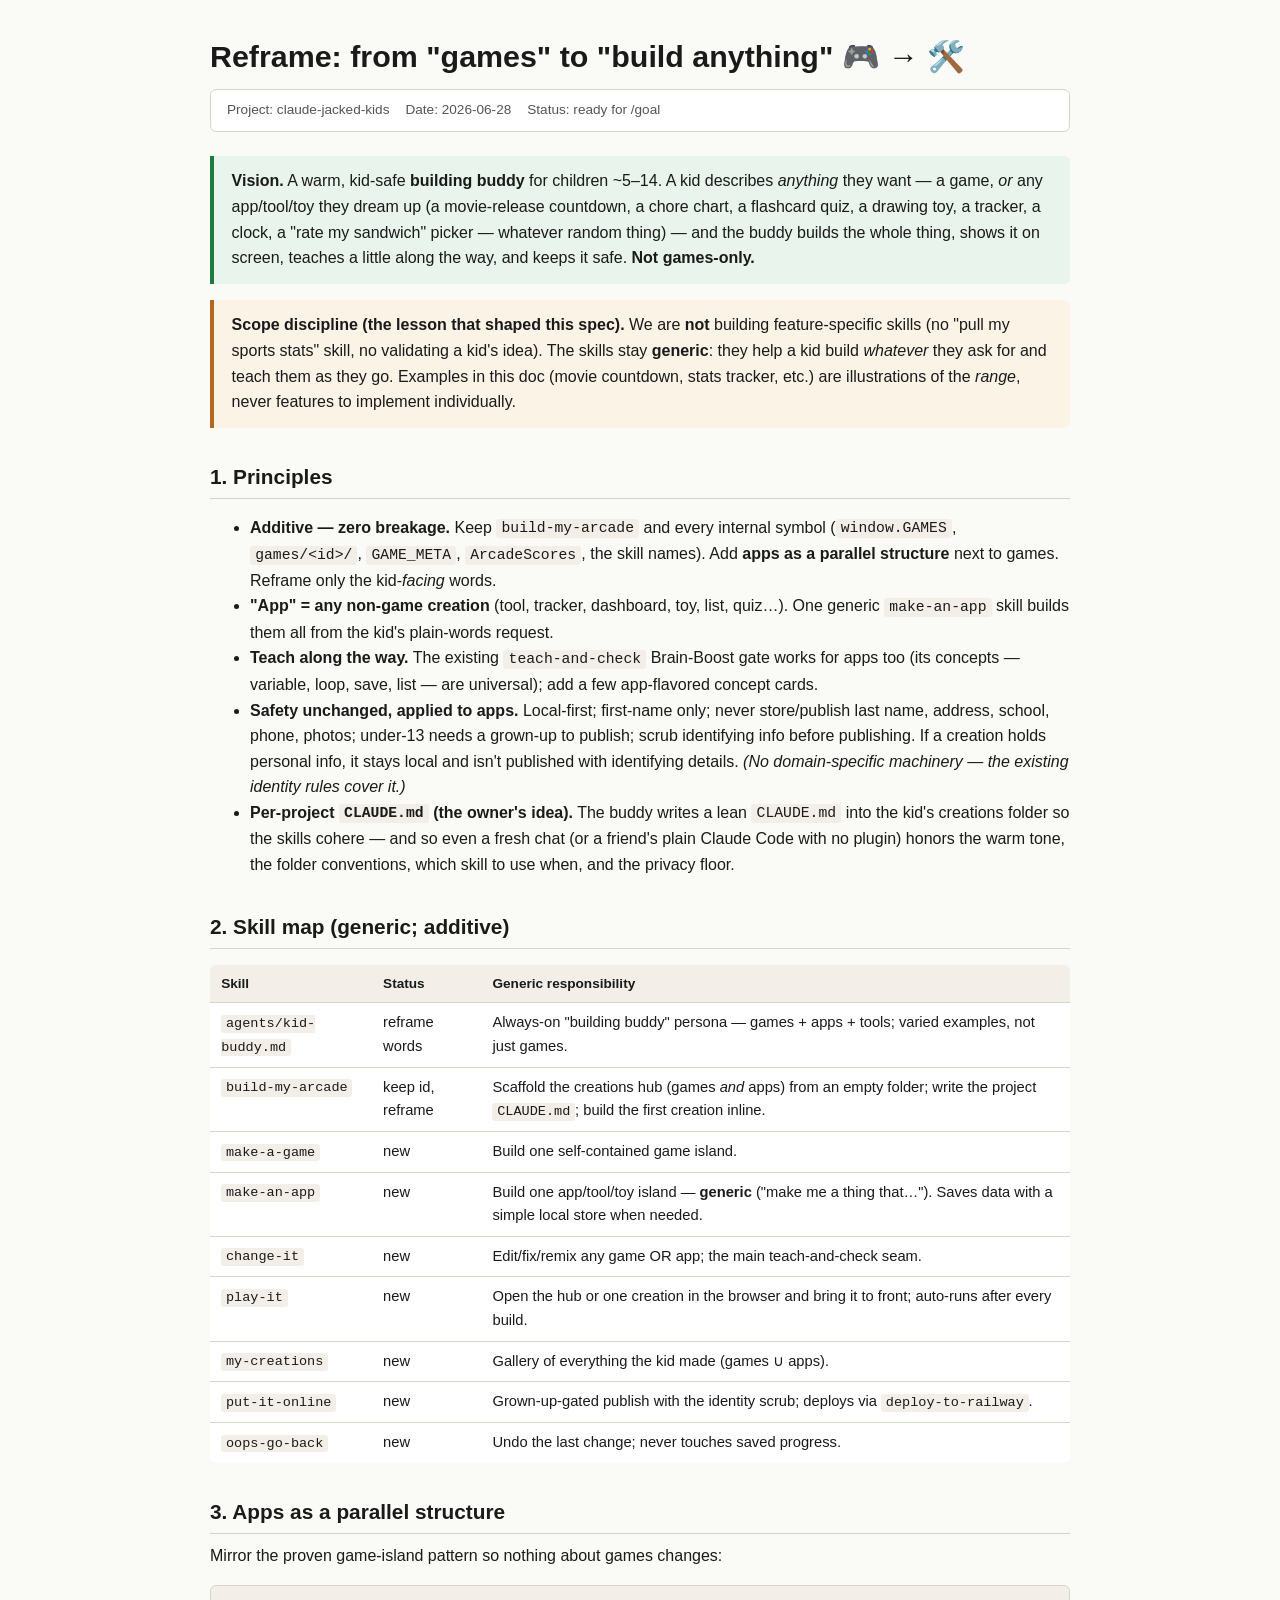
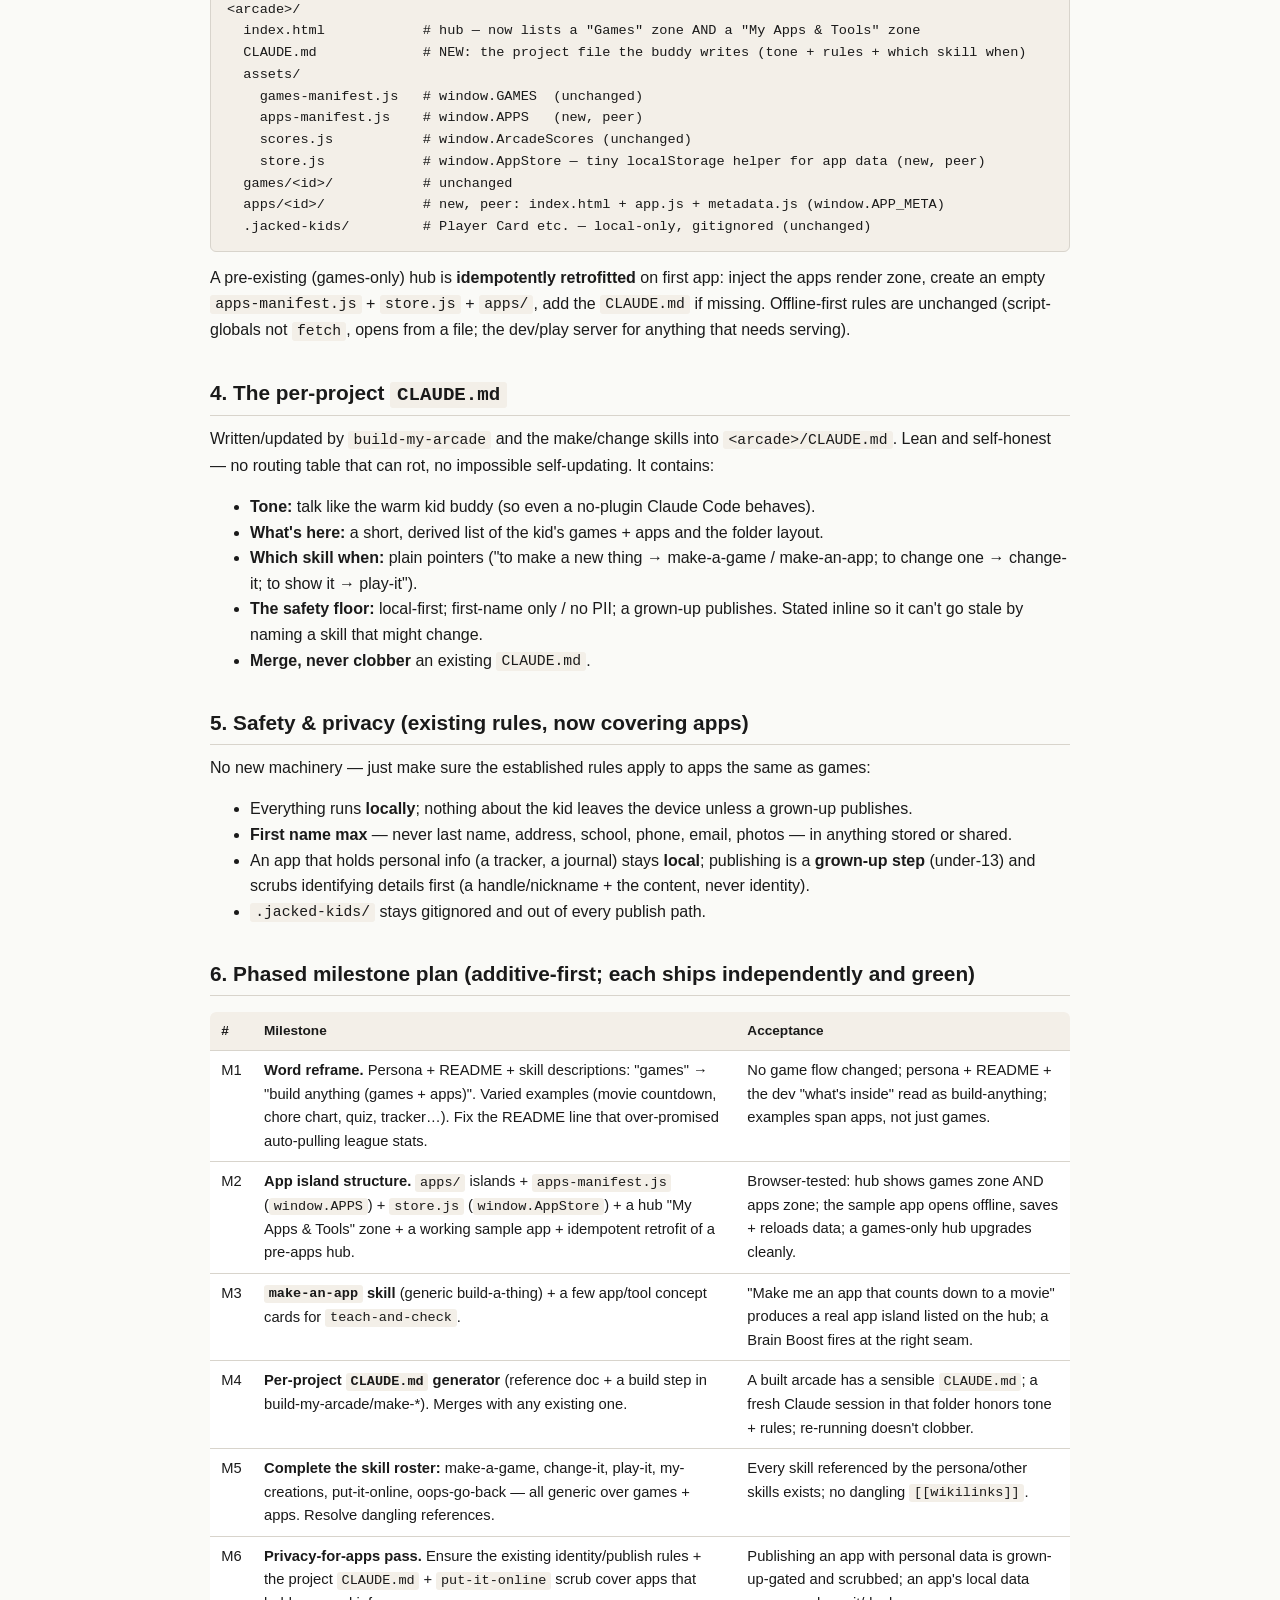
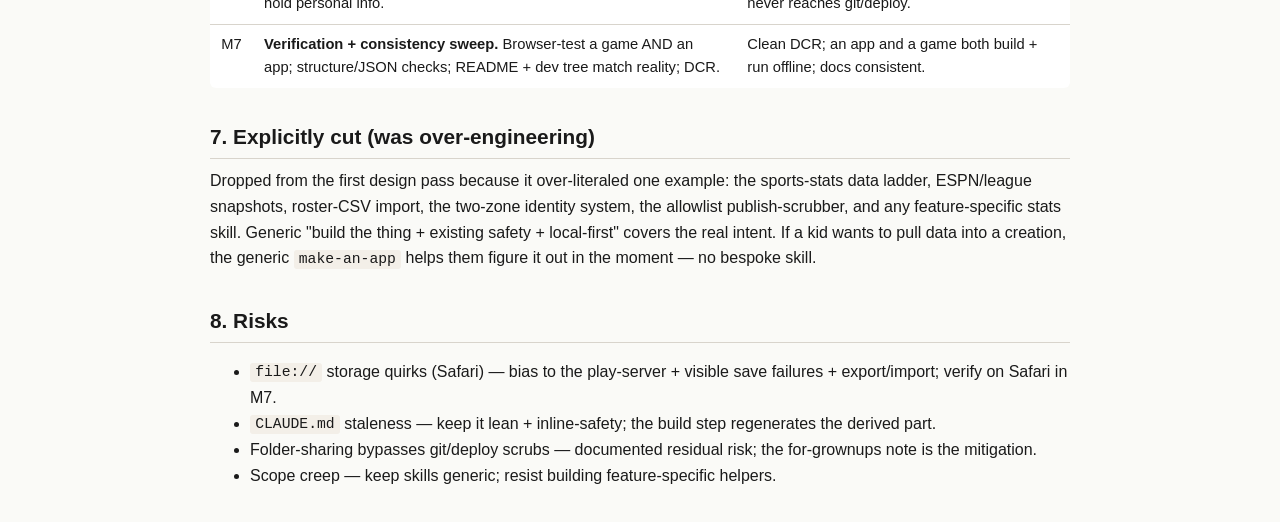
<file: docs/reframe-build-anything-spec.html>
<!DOCTYPE html>
<html lang="en">
<head>
<meta charset="UTF-8">
<meta name="viewport" content="width=device-width, initial-scale=1.0">
<title>Reframe Spec — Build Anything (not just games)</title>
<meta name="jacked:type" content="spec">
<meta name="jacked:status" content="ready-for-goal">
<meta name="jacked:date" content="2026-06-28">
<meta name="jacked:project" content="claude-jacked-kids">
<style>
  :root{--fg:#1a1a1a;--muted:#555;--bg:#fafaf7;--card:#fff;--accent:#2266aa;--accent-bg:#e7f0fa;--warn:#b3681c;--warn-bg:#fcf3e7;--ok:#1f7a3f;--ok-bg:#e8f4ec;--border:#d8d4cc;--code:#f3efe8;--radius:6px;--sans:-apple-system,BlinkMacSystemFont,"Segoe UI",Roboto,sans-serif;--mono:ui-monospace,Menlo,Consolas,monospace;}
  @media (prefers-color-scheme:dark){:root{--fg:#e8e6e1;--muted:#a8a5a0;--bg:#161616;--card:#1f1f1f;--accent:#6aa8e8;--accent-bg:#1a2935;--warn:#e0a85b;--warn-bg:#3a2d18;--ok:#6acd8e;--ok-bg:#1c3327;--border:#2e2e2e;--code:#232323;}}
  *{box-sizing:border-box}body{font-family:var(--sans);font-size:16px;line-height:1.6;color:var(--fg);background:var(--bg);margin:0;padding:2rem 1rem}
  .wrap{max-width:860px;margin:0 auto}h1{font-size:1.9rem;margin:0 0 .2rem}h2{font-size:1.3rem;margin:2rem 0 .6rem;padding-bottom:.3rem;border-bottom:1px solid var(--border)}h3{font-size:1.05rem;color:var(--muted);margin:1.2rem 0 .4rem}
  p{margin:.5rem 0 1rem}code{font-family:var(--mono);font-size:.92em;background:var(--code);padding:.1em .35em;border-radius:3px}
  pre{font-family:var(--mono);font-size:.85rem;background:var(--code);border:1px solid var(--border);border-radius:var(--radius);padding:.8rem 1rem;overflow-x:auto}
  table{width:100%;border-collapse:collapse;margin:1rem 0;background:var(--card);border-radius:var(--radius);overflow:hidden;font-size:.92rem}th,td{text-align:left;padding:.5rem .7rem;border-bottom:1px solid var(--border);vertical-align:top}th{background:var(--code);font-weight:600;font-size:.85rem}tr:last-child td{border-bottom:none}
  aside{margin:1rem 0;padding:.8rem 1.1rem;border-left:4px solid var(--accent);background:var(--accent-bg);border-radius:0 var(--radius) var(--radius) 0}aside.warn{border-color:var(--warn);background:var(--warn-bg)}aside.ok{border-color:var(--ok);background:var(--ok-bg)}aside>:first-child{margin-top:0}aside>:last-child{margin-bottom:0}
  .meta{display:flex;gap:1rem;flex-wrap:wrap;margin:.5rem 0 1.5rem;padding:.6rem 1rem;background:var(--card);border:1px solid var(--border);border-radius:var(--radius);font-size:.85rem;color:var(--muted)}
</style>
</head>
<body>
<div class="wrap">

<h1>Reframe: from "games" to "build anything" 🎮 → 🛠️</h1>
<div class="meta"><span>Project: claude-jacked-kids</span><span>Date: 2026-06-28</span><span>Status: ready for /goal</span></div>

<aside class="ok">
<strong>Vision.</strong> A warm, kid-safe <strong>building buddy</strong> for children ~5–14. A kid describes <em>anything</em> they want — a game, <em>or</em> any app/tool/toy they dream up (a movie-release countdown, a chore chart, a flashcard quiz, a drawing toy, a tracker, a clock, a "rate my sandwich" picker — whatever random thing) — and the buddy builds the whole thing, shows it on screen, teaches a little along the way, and keeps it safe. <strong>Not games-only.</strong>
</aside>

<aside class="warn">
<strong>Scope discipline (the lesson that shaped this spec).</strong> We are <strong>not</strong> building feature-specific skills (no "pull my sports stats" skill, no validating a kid's idea). The skills stay <strong>generic</strong>: they help a kid build <em>whatever</em> they ask for and teach them as they go. Examples in this doc (movie countdown, stats tracker, etc.) are illustrations of the <em>range</em>, never features to implement individually.
</aside>

<h2>1. Principles</h2>
<ul>
  <li><strong>Additive — zero breakage.</strong> Keep <code>build-my-arcade</code> and every internal symbol (<code>window.GAMES</code>, <code>games/&lt;id&gt;/</code>, <code>GAME_META</code>, <code>ArcadeScores</code>, the skill names). Add <strong>apps as a parallel structure</strong> next to games. Reframe only the kid-<em>facing</em> words.</li>
  <li><strong>"App" = any non-game creation</strong> (tool, tracker, dashboard, toy, list, quiz…). One generic <code>make-an-app</code> skill builds them all from the kid's plain-words request.</li>
  <li><strong>Teach along the way.</strong> The existing <code>teach-and-check</code> Brain-Boost gate works for apps too (its concepts — variable, loop, save, list — are universal); add a few app-flavored concept cards.</li>
  <li><strong>Safety unchanged, applied to apps.</strong> Local-first; first-name only; never store/publish last name, address, school, phone, photos; under-13 needs a grown-up to publish; scrub identifying info before publishing. If a creation holds personal info, it stays local and isn't published with identifying details. <em>(No domain-specific machinery — the existing identity rules cover it.)</em></li>
  <li><strong>Per-project <code>CLAUDE.md</code> (the owner's idea).</strong> The buddy writes a lean <code>CLAUDE.md</code> into the kid's creations folder so the skills cohere — and so even a fresh chat (or a friend's plain Claude Code with no plugin) honors the warm tone, the folder conventions, which skill to use when, and the privacy floor.</li>
</ul>

<h2>2. Skill map (generic; additive)</h2>
<table>
<thead><tr><th>Skill</th><th>Status</th><th>Generic responsibility</th></tr></thead>
<tbody>
<tr><td><code>agents/kid-buddy.md</code></td><td>reframe words</td><td>Always-on "building buddy" persona — games + apps + tools; varied examples, not just games.</td></tr>
<tr><td><code>build-my-arcade</code></td><td>keep id, reframe</td><td>Scaffold the creations hub (games <em>and</em> apps) from an empty folder; write the project <code>CLAUDE.md</code>; build the first creation inline.</td></tr>
<tr><td><code>make-a-game</code></td><td>new</td><td>Build one self-contained game island.</td></tr>
<tr><td><code>make-an-app</code></td><td>new</td><td>Build one app/tool/toy island — <strong>generic</strong> ("make me a thing that…"). Saves data with a simple local store when needed.</td></tr>
<tr><td><code>change-it</code></td><td>new</td><td>Edit/fix/remix any game OR app; the main teach-and-check seam.</td></tr>
<tr><td><code>play-it</code></td><td>new</td><td>Open the hub or one creation in the browser and bring it to front; auto-runs after every build.</td></tr>
<tr><td><code>my-creations</code></td><td>new</td><td>Gallery of everything the kid made (games ∪ apps).</td></tr>
<tr><td><code>put-it-online</code></td><td>new</td><td>Grown-up-gated publish with the identity scrub; deploys via <code>deploy-to-railway</code>.</td></tr>
<tr><td><code>oops-go-back</code></td><td>new</td><td>Undo the last change; never touches saved progress.</td></tr>
</tbody>
</table>

<h2>3. Apps as a parallel structure</h2>
<p>Mirror the proven game-island pattern so nothing about games changes:</p>
<pre>&lt;arcade&gt;/
  index.html            # hub — now lists a "Games" zone AND a "My Apps &amp; Tools" zone
  CLAUDE.md             # NEW: the project file the buddy writes (tone + rules + which skill when)
  assets/
    games-manifest.js   # window.GAMES  (unchanged)
    apps-manifest.js    # window.APPS   (new, peer)
    scores.js           # window.ArcadeScores (unchanged)
    store.js            # window.AppStore — tiny localStorage helper for app data (new, peer)
  games/&lt;id&gt;/           # unchanged
  apps/&lt;id&gt;/            # new, peer: index.html + app.js + metadata.js (window.APP_META)
  .jacked-kids/         # Player Card etc. — local-only, gitignored (unchanged)</pre>
<p>A pre-existing (games-only) hub is <strong>idempotently retrofitted</strong> on first app: inject the apps render zone, create an empty <code>apps-manifest.js</code> + <code>store.js</code> + <code>apps/</code>, add the <code>CLAUDE.md</code> if missing. Offline-first rules are unchanged (script-globals not <code>fetch</code>, opens from a file; the dev/play server for anything that needs serving).</p>

<h2>4. The per-project <code>CLAUDE.md</code></h2>
<p>Written/updated by <code>build-my-arcade</code> and the make/change skills into <code>&lt;arcade&gt;/CLAUDE.md</code>. Lean and self-honest — no routing table that can rot, no impossible self-updating. It contains:</p>
<ul>
  <li><strong>Tone:</strong> talk like the warm kid buddy (so even a no-plugin Claude Code behaves).</li>
  <li><strong>What's here:</strong> a short, derived list of the kid's games + apps and the folder layout.</li>
  <li><strong>Which skill when:</strong> plain pointers ("to make a new thing → make-a-game / make-an-app; to change one → change-it; to show it → play-it").</li>
  <li><strong>The safety floor:</strong> local-first; first-name only / no PII; a grown-up publishes. Stated inline so it can't go stale by naming a skill that might change.</li>
  <li><strong>Merge, never clobber</strong> an existing <code>CLAUDE.md</code>.</li>
</ul>

<h2>5. Safety &amp; privacy (existing rules, now covering apps)</h2>
<p>No new machinery — just make sure the established rules apply to apps the same as games:</p>
<ul>
  <li>Everything runs <strong>locally</strong>; nothing about the kid leaves the device unless a grown-up publishes.</li>
  <li><strong>First name max</strong> — never last name, address, school, phone, email, photos — in anything stored or shared.</li>
  <li>An app that holds personal info (a tracker, a journal) stays <strong>local</strong>; publishing is a <strong>grown-up step</strong> (under-13) and scrubs identifying details first (a handle/nickname + the content, never identity).</li>
  <li><code>.jacked-kids/</code> stays gitignored and out of every publish path.</li>
</ul>

<h2>6. Phased milestone plan (additive-first; each ships independently and green)</h2>
<table>
<thead><tr><th>#</th><th>Milestone</th><th>Acceptance</th></tr></thead>
<tbody>
<tr><td>M1</td><td><strong>Word reframe.</strong> Persona + README + skill descriptions: "games" → "build anything (games + apps)". Varied examples (movie countdown, chore chart, quiz, tracker…). Fix the README line that over-promised auto-pulling league stats.</td><td>No game flow changed; persona + README + the dev "what's inside" read as build-anything; examples span apps, not just games.</td></tr>
<tr><td>M2</td><td><strong>App island structure.</strong> <code>apps/</code> islands + <code>apps-manifest.js</code> (<code>window.APPS</code>) + <code>store.js</code> (<code>window.AppStore</code>) + a hub "My Apps &amp; Tools" zone + a working sample app + idempotent retrofit of a pre-apps hub.</td><td>Browser-tested: hub shows games zone AND apps zone; the sample app opens offline, saves + reloads data; a games-only hub upgrades cleanly.</td></tr>
<tr><td>M3</td><td><strong><code>make-an-app</code> skill</strong> (generic build-a-thing) + a few app/tool concept cards for <code>teach-and-check</code>.</td><td>"Make me an app that counts down to a movie" produces a real app island listed on the hub; a Brain Boost fires at the right seam.</td></tr>
<tr><td>M4</td><td><strong>Per-project <code>CLAUDE.md</code> generator</strong> (reference doc + a build step in build-my-arcade/make-*). Merges with any existing one.</td><td>A built arcade has a sensible <code>CLAUDE.md</code>; a fresh Claude session in that folder honors tone + rules; re-running doesn't clobber.</td></tr>
<tr><td>M5</td><td><strong>Complete the skill roster:</strong> make-a-game, change-it, play-it, my-creations, put-it-online, oops-go-back — all generic over games + apps. Resolve dangling references.</td><td>Every skill referenced by the persona/other skills exists; no dangling <code>[[wikilinks]]</code>.</td></tr>
<tr><td>M6</td><td><strong>Privacy-for-apps pass.</strong> Ensure the existing identity/publish rules + the project <code>CLAUDE.md</code> + <code>put-it-online</code> scrub cover apps that hold personal info.</td><td>Publishing an app with personal data is grown-up-gated and scrubbed; an app's local data never reaches git/deploy.</td></tr>
<tr><td>M7</td><td><strong>Verification + consistency sweep.</strong> Browser-test a game AND an app; structure/JSON checks; README + dev tree match reality; DCR.</td><td>Clean DCR; an app and a game both build + run offline; docs consistent.</td></tr>
</tbody>
</table>

<h2>7. Explicitly cut (was over-engineering)</h2>
<p>Dropped from the first design pass because it over-literaled one example: the sports-stats data ladder, ESPN/league snapshots, roster-CSV import, the two-zone identity system, the allowlist publish-scrubber, and any feature-specific stats skill. Generic "build the thing + existing safety + local-first" covers the real intent. If a kid wants to pull data into a creation, the generic <code>make-an-app</code> helps them figure it out in the moment — no bespoke skill.</p>

<h2>8. Risks</h2>
<ul>
  <li><code>file://</code> storage quirks (Safari) — bias to the play-server + visible save failures + export/import; verify on Safari in M7.</li>
  <li><code>CLAUDE.md</code> staleness — keep it lean + inline-safety; the build step regenerates the derived part.</li>
  <li>Folder-sharing bypasses git/deploy scrubs — documented residual risk; the for-grownups note is the mitigation.</li>
  <li>Scope creep — keep skills generic; resist building feature-specific helpers.</li>
</ul>

</div>
</body>
</html>
</file>
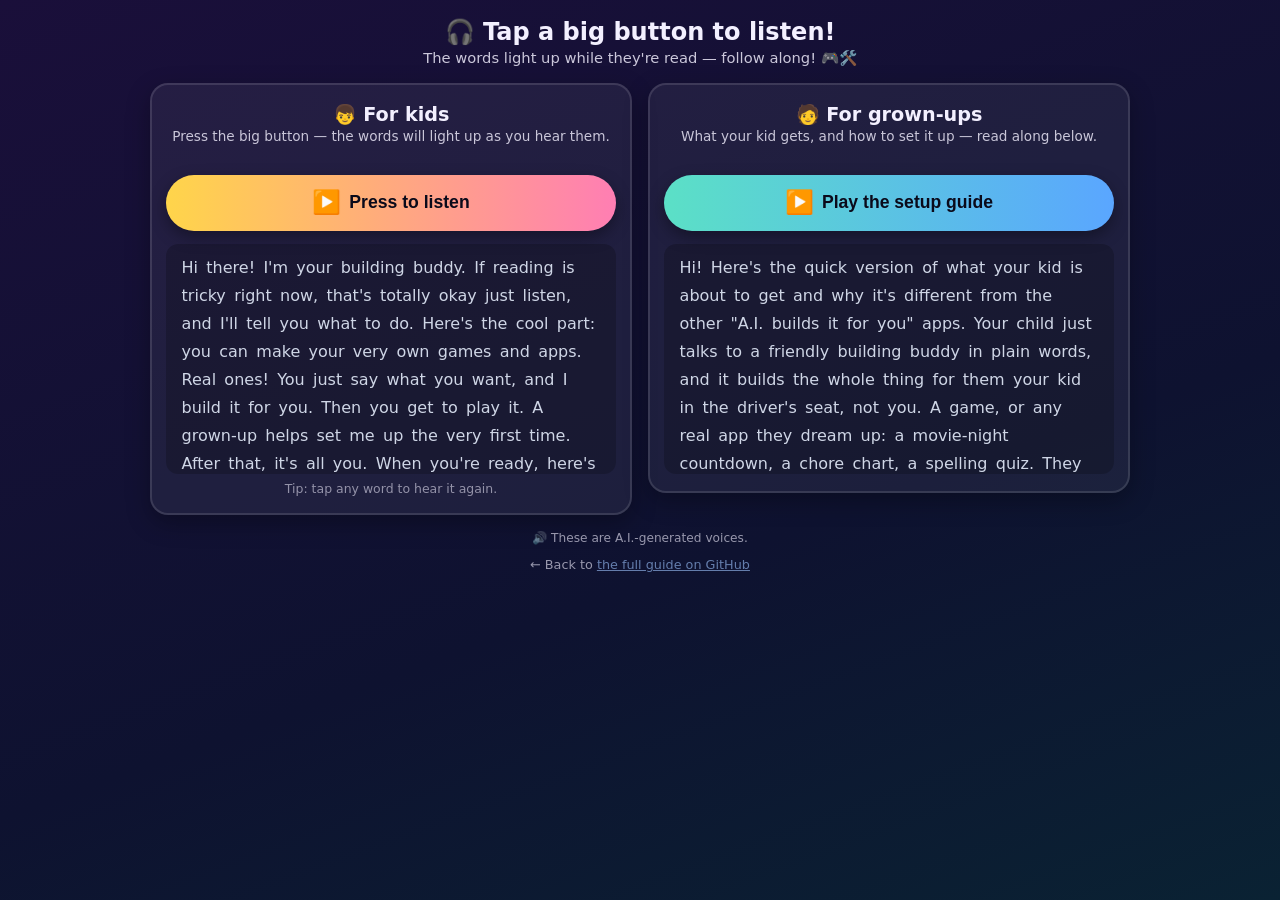
<file: docs/audio/listen.html>
<!DOCTYPE html>
<html lang="en">
<head>
<meta charset="UTF-8">
<meta name="viewport" content="width=device-width, initial-scale=1.0">
<title>🎧 Listen — Make Your Own Games & Apps</title>
<style>
  *{box-sizing:border-box}
  body{margin:0;font-family:-apple-system,BlinkMacSystemFont,"Segoe UI",system-ui,"Comic Sans MS",sans-serif;
       background:linear-gradient(160deg,#1a0f3a,#0e1230 60%,#0a2233);color:#f3f0ff;min-height:100vh;
       padding:1rem 1rem 2rem;text-align:center;-webkit-font-smoothing:antialiased}
  .wrap{max-width:980px;margin:0 auto}
  h1{font-size:1.5rem;margin:.2rem 0 .15rem;line-height:1.15}
  .tag{opacity:.82;font-size:.92rem;margin:0 0 1rem}
  /* two cards side by side; stack only on small screens */
  .cards{display:grid;grid-template-columns:1fr 1fr;gap:1rem;align-items:start}
  @media (max-width:720px){ .cards{grid-template-columns:1fr} }
  .card{background:rgba(255,255,255,.06);border:2px solid rgba(255,255,255,.12);border-radius:18px;
        padding:1rem .9rem 1.1rem;box-shadow:0 8px 24px rgba(0,0,0,.3);text-align:center}
  .card h2{font-size:1.2rem;margin:.1rem 0 .15rem}
  .who{font-size:.85rem;opacity:.8;margin:0 0 .7rem;min-height:2.6em}
  .play{display:inline-flex;align-items:center;justify-content:center;gap:.5rem;border:none;cursor:pointer;
        font-size:1.1rem;font-weight:800;color:#0a0a1a;border-radius:999px;padding:.7rem 1.1rem;
        min-height:56px;width:100%;box-shadow:0 6px 16px rgba(0,0,0,.35);transition:transform .12s ease}
  .play:hover{transform:translateY(-2px)} .play:active{transform:scale(.97)}
  .play.kid{background:linear-gradient(90deg,#ffd54a,#ff7eb3)}
  .play.grown{background:linear-gradient(90deg,#5be0c6,#5aa6ff)}
  .play .tri{font-size:1.45rem;line-height:1}
  .play.playing .tri::before{content:"⏸️"} .play .tri::before{content:"▶️"}
  /* read-along — scrolls INSIDE its own box so the page stays put */
  .read{margin:.8rem 0 0;text-align:left;font-size:1rem;line-height:1.75;
        background:rgba(0,0,0,.2);border-radius:12px;padding:.7rem .85rem;color:#cfd6e6;
        max-height:230px;overflow-y:auto}
  .read .w{padding:.03em .1em;border-radius:6px;transition:background .12s,color .12s;cursor:pointer}
  .read .w.said{color:#8f9bc0}
  .read .w.on{background:#ffe66a;color:#241a00;font-weight:800}
  .hint{font-size:.78rem;opacity:.55;margin:.45rem 0 0}
  .aivoice{font-size:.76rem;opacity:.6;margin-top:1rem}
  .foot{opacity:.6;font-size:.8rem;margin-top:.5rem}
  .foot a{color:#9ec5ff}
</style>
</head>
<body>
<div class="wrap">
  <h1>🎧 Tap a big button to listen!</h1>
  <p class="tag">The words light up while they're read — follow along! 🎮🛠️</p>

  <div class="cards">
  <div class="card">
    <h2>👦 For kids</h2>
    <p class="who">Press the big button — the words will light up as you hear them.</p>
    <button class="play kid" id="kidBtn" aria-label="Play the kids guide">
      <span class="tri" aria-hidden="true"></span><span>Press to listen</span>
    </button>
    <audio id="kidAudio" preload="none" src="kid-start.mp3"></audio>
    <div class="read" id="kidRead" aria-label="Read along"></div>
    <p class="hint">Tip: tap any word to hear it again.</p>
  </div>

  <div class="card">
    <h2>🧑 For grown-ups</h2>
    <p class="who">What your kid gets, and how to set it up — read along below.</p>
    <button class="play grown" id="grownBtn" aria-label="Play the grown-ups setup guide">
      <span class="tri" aria-hidden="true"></span><span>Play the setup guide</span>
    </button>
    <audio id="grownAudio" preload="none" src="grownup-setup.mp3"></audio>
    <div class="read" id="grownRead" aria-label="Read along"></div>
  </div>
  </div>

  <p class="aivoice">🔊 These are A.I.-generated voices.</p>
  <p class="foot">← Back to <a href="https://github.com/jackneil/claude-jacked-kids">the full guide on GitHub</a></p>
</div>

<script>
  // [word, startSeconds] pairs, one array per clip — baked in, no network at play time.
  var WORDS = {"kid": [["Hi", 0.0], ["there!", 0.34], ["I'm", 1.18], ["your", 1.5], ["building", 1.78], ["buddy.", 2.1], ["If", 2.96], ["reading", 3.1], ["is", 3.4], ["tricky", 3.68], ["right", 3.84], ["now,", 4.16], ["that's", 4.54], ["totally", 4.92], ["okay", 5.34], ["just", 6.2], ["listen,", 6.6], ["and", 6.92], ["I'll", 7.48], ["tell", 7.68], ["you", 7.92], ["what", 8.1], ["to", 8.26], ["do.", 8.48], ["Here's", 9.42], ["the", 9.7], ["cool", 9.96], ["part:", 10.14], ["you", 10.98], ["can", 11.18], ["make", 11.44], ["your", 11.64], ["very", 11.8], ["own", 12.28], ["games", 12.56], ["and", 12.92], ["apps.", 13.04], ["Real", 14.16], ["ones!", 14.44], ["You", 14.94], ["just", 15.4], ["say", 15.72], ["what", 15.86], ["you", 16.0], ["want,", 16.2], ["and", 16.42], ["I", 16.88], ["build", 17.12], ["it", 17.3], ["for", 17.46], ["you.", 17.68], ["Then", 18.24], ["you", 18.58], ["get", 19.1], ["to", 19.26], ["play", 19.46], ["it.", 19.58], ["A", 20.24], ["grown-up", 20.46], ["helps", 20.7], ["set", 21.2], ["me", 21.36], ["up", 21.54], ["the", 21.68], ["very", 21.86], ["first", 22.22], ["time.", 22.44], ["After", 23.3], ["that,", 23.54], ["it's", 23.94], ["all", 24.32], ["you.", 24.64], ["When", 25.28], ["you're", 25.68], ["ready,", 26.0], ["here's", 26.18], ["the", 26.82], ["magic:", 27.04], ["just", 27.92], ["talk", 28.04], ["to", 28.28], ["me,", 28.42], ["or", 28.58], ["type,", 28.92], ["and", 29.22], ["say", 29.8], ["\"Make", 30.64], ["me", 30.68], ["a", 30.82], ["game", 31.0], ["where...\"", 31.26], ["and", 31.58], ["then", 32.1], ["say", 32.34], ["anything", 32.62], ["you", 33.0], ["want!", 33.3], ["Like", 33.94], ["\"Make", 34.5], ["me", 34.76], ["a", 34.9], ["game", 35.06], ["where", 35.22], ["a", 35.4], ["cat", 35.74], ["catches", 35.74], ["falling", 36.02], ["tacos!\"", 36.48], ["Or", 36.86], ["\"Make", 37.6], ["me", 38.24], ["an", 38.42], ["app", 38.62], ["that", 38.78], ["counts", 39.16], ["down", 39.24], ["to", 39.5], ["my", 39.62], ["birthday!\"", 39.84], ["Whatever", 40.84], ["you", 41.1], ["dream", 41.38], ["up,", 41.56], ["I'll", 42.02], ["build", 42.38], ["it.", 42.58], ["And", 42.88], ["if", 43.36], ["you", 43.46], ["want", 43.66], ["to", 43.82], ["change", 44.2], ["something,", 44.24], ["just", 45.1], ["tell", 45.34], ["me", 45.56], ["say", 46.34], ["\"make", 46.48], ["it", 47.02], ["faster,\"", 47.22], ["or", 47.54], ["\"add", 48.16], ["a", 48.58], ["puppy\"", 48.94], ["and", 48.94], ["I'll", 49.48], ["fix", 49.74], ["it.", 49.86], ["You", 50.26], ["can't", 50.82], ["break", 51.28], ["anything,", 51.32], ["and", 51.7], ["there", 51.7], ["are", 52.2], ["no", 52.42], ["wrong", 52.84], ["answers.", 53.16], ["If", 53.8], ["you", 54.22], ["ever", 54.36], ["get", 54.54], ["stuck,", 54.74], ["just", 55.36], ["say", 55.64], ["\"help.\"", 55.86], ["So...", 56.78], ["what", 57.42], ["do", 57.72], ["you", 57.84], ["want", 57.98], ["to", 58.14], ["make", 58.26], ["first?", 58.4], ["Take", 59.28], ["your", 59.44], ["time.", 59.6], ["I'm", 60.28], ["right", 60.5], ["here.", 60.76], ["Let's", 60.76], ["build", 60.76], ["something", 60.76], ["awesome!", 60.76]], "grown": [["Hi!", 0.0], ["Here's", 0.74], ["the", 1.22], ["quick", 1.38], ["version", 1.66], ["of", 1.88], ["what", 2.06], ["your", 2.2], ["kid", 2.46], ["is", 2.62], ["about", 2.82], ["to", 3.08], ["get", 3.26], ["and", 3.46], ["why", 4.08], ["it's", 4.24], ["different", 4.46], ["from", 4.76], ["the", 5.08], ["other", 5.26], ["\"A.I.", 5.62], ["builds", 6.12], ["it", 6.4], ["for", 6.58], ["you\"", 6.76], ["apps.", 6.96], ["Your", 7.9], ["child", 8.38], ["just", 8.62], ["talks", 9.0], ["to", 9.18], ["a", 9.36], ["friendly", 9.82], ["building", 9.82], ["buddy", 10.16], ["in", 10.4], ["plain", 10.8], ["words,", 11.1], ["and", 11.44], ["it", 12.08], ["builds", 12.46], ["the", 12.46], ["whole", 12.7], ["thing", 12.98], ["for", 13.12], ["them", 13.4], ["your", 13.76], ["kid", 14.18], ["in", 14.42], ["the", 14.66], ["driver's", 14.76], ["seat,", 15.16], ["not", 15.56], ["you.", 15.64], ["A", 16.28], ["game,", 16.6], ["or", 16.84], ["any", 17.18], ["real", 17.46], ["app", 17.7], ["they", 17.9], ["dream", 18.08], ["up:", 18.26], ["a", 18.7], ["movie-night", 19.0], ["countdown,", 19.4], ["a", 20.06], ["chore", 20.42], ["chart,", 20.56], ["a", 21.04], ["spelling", 21.44], ["quiz.", 21.44], ["They", 21.88], ["say", 22.32], ["it,", 22.54], ["it", 23.1], ["builds", 23.5], ["it,", 23.5], ["it", 23.96], ["opens", 24.36], ["right", 24.36], ["on", 24.66], ["their", 24.8], ["screen,", 25.0], ["and", 25.24], ["they", 25.6], ["play", 25.78], ["it.", 25.96], ["No", 26.4], ["code,", 26.62], ["nothing", 27.38], ["to", 27.4], ["get", 27.66], ["stuck", 27.82], ["on.", 27.92], ["Here's", 28.14], ["the", 28.86], ["part", 29.02], ["most", 29.16], ["tools", 29.48], ["miss:", 29.64], ["it", 30.4], ["doesn't", 30.44], ["just", 30.64], ["build", 30.96], ["it", 31.5], ["teaches.", 31.68], ["As", 32.56], ["it", 32.66], ["works,", 32.86], ["it", 33.38], ["explains", 33.56], ["the", 33.96], ["ideas", 34.58], ["a", 34.8], ["loop,", 34.96], ["a", 35.4], ["score,", 35.64], ["a", 36.1], ["\"memory", 36.34], ["box\"", 36.46], ["for", 36.88], ["saving", 36.96], ["things", 37.16], ["and", 37.68], ["at", 38.12], ["the", 38.22], ["big", 38.34], ["moments,", 38.52], ["it", 39.1], ["asks", 39.24], ["a", 39.44], ["quick,", 39.64], ["age-right", 39.96], ["question", 40.4], ["to", 40.76], ["make", 41.16], ["sure", 41.42], ["it", 41.54], ["landed:", 41.98], ["a", 42.52], ["simple", 42.8], ["this-or-that", 43.0], ["for", 43.52], ["little", 43.7], ["kids,", 43.92], ["a", 44.4], ["\"why\"", 44.62], ["for", 44.8], ["older", 45.06], ["ones.", 45.26], ["You", 45.94], ["can", 46.28], ["watch", 46.5], ["it", 46.68], ["click", 46.9], ["the", 47.4], ["moment", 47.68], ["they", 47.9], ["get", 48.08], ["it,", 48.26], ["they", 48.56], ["earn", 48.72], ["Brain", 48.96], ["Points", 49.32], ["on", 49.5], ["their", 49.68], ["very", 49.78], ["own", 50.16], ["\"Things", 50.4], ["I", 50.76], ["Learned\"", 50.92], ["wall.", 51.1], ["It", 51.64], ["never", 52.0], ["blocks", 52.24], ["the", 52.46], ["fun,", 52.82], ["and", 52.9], ["it", 53.38], ["always", 53.62], ["ends", 53.96], ["with", 54.16], ["a", 54.32], ["win,", 54.56], ["so", 54.62], ["your", 55.04], ["kid", 55.22], ["never", 55.4], ["feels", 55.7], ["stuck", 56.02], ["or", 56.28], ["dumb.", 56.7], ["And", 56.7], ["you", 57.22], ["set", 57.4], ["a", 57.54], ["dial", 57.94], ["off,", 58.46], ["light,", 58.7], ["normal,", 59.1], ["or", 59.32], ["strict", 59.58], ["for", 59.8], ["how", 60.3], ["much", 60.52], ["it", 60.6], ["teaches.", 61.08], ["That's", 61.66], ["the", 61.88], ["thing", 62.04], ["I", 62.12], ["love:", 62.46], ["it's", 62.78], ["the", 62.88], ["only", 63.06], ["A.I.", 63.42], ["buddy", 63.76], ["I've", 63.9], ["found", 64.34], ["that", 64.34], ["does", 64.54], ["both", 64.7], ["it", 65.46], ["builds", 65.58], ["real", 65.88], ["games", 66.24], ["and", 66.5], ["apps", 66.78], ["for", 66.78], ["them,", 67.12], ["and", 67.14], ["it", 67.62], ["teaches", 67.96], ["them", 68.04], ["to", 68.28], ["think", 68.7], ["like", 68.82], ["a", 69.14], ["maker.", 69.46], ["On", 70.02], ["safety,", 70.46], ["you're", 71.12], ["in", 71.26], ["control.", 71.52], ["Everything", 72.58], ["your", 72.62], ["kid", 72.86], ["makes", 73.04], ["and", 73.3], ["the", 73.68], ["little", 73.9], ["the", 73.98], ["buddy", 74.26], ["remembers", 74.32], ["stays", 74.84], ["on", 75.36], ["your", 75.54], ["own", 75.66], ["computer:", 75.96], ["just", 76.8], ["a", 76.9], ["first", 77.08], ["name,", 77.32], ["an", 77.7], ["age,", 78.14], ["a", 78.34], ["few", 78.68], ["interests,", 78.68], ["and", 79.0], ["which", 79.42], ["ideas", 79.64], ["they've", 79.96], ["learned,", 79.96], ["never", 80.26], ["a", 80.86], ["last", 81.04], ["name,", 81.3], ["an", 81.78], ["address,", 82.16], ["or", 82.16], ["photos.", 82.48], ["Like", 83.52], ["any", 83.54], ["A.I.", 83.8], ["app,", 84.02], ["the", 84.42], ["buddy", 84.62], ["does", 84.7], ["talk", 85.14], ["to", 85.3], ["Claude", 85.7], ["over", 85.7], ["the", 85.98], ["internet", 86.28], ["to", 86.38], ["build", 86.76], ["things", 87.0], ["but", 87.74], ["nothing", 87.92], ["your", 88.16], ["kid", 88.46], ["makes", 88.56], ["goes", 88.88], ["public", 89.3], ["unless", 89.66], ["you", 89.88], ["choose", 90.1], ["to.", 90.32], ["Putting", 91.28], ["something", 91.32], ["online", 91.66], ["is", 92.04], ["the", 92.38], ["one", 92.56], ["step", 92.84], ["that", 93.04], ["waits", 93.58], ["for", 93.58], ["you.", 93.82], ["And", 94.0], ["it", 94.6], ["stays", 94.96], ["gentle", 95.0], ["and", 95.42], ["kid-safe", 95.76], ["no", 96.62], ["scary", 96.8], ["stuff,", 97.04], ["ever.", 97.4], ["Setup", 98.74], ["is", 98.9], ["just", 99.1], ["a", 99.26], ["few", 99.46], ["one-time", 99.6], ["things,", 100.0], ["and", 100.32], ["a", 100.8], ["Mac", 100.96], ["works", 101.12], ["best:", 101.4], ["a", 101.88], ["Claude", 102.06], ["plan,", 102.28], ["about", 102.88], ["twenty", 103.08], ["dollars", 103.08], ["a", 103.42], ["month;", 103.9], ["a", 104.14], ["free", 104.34], ["app", 104.46], ["called", 104.7], ["Claude", 105.02], ["Code;", 105.28], ["and", 105.64], ["one", 106.16], ["paste", 106.44], ["of", 106.66], ["the", 106.78], ["\"magic", 106.9], ["words.\"", 107.08], ["If", 107.42], ["your", 108.02], ["kid", 108.22], ["is", 108.32], ["little", 108.5], ["and", 108.7], ["can't", 109.0], ["type", 109.22], ["yet,", 109.42], ["turn", 110.1], ["on", 110.1], ["voice", 110.32], ["typing", 110.52], ["so", 110.76], ["they", 111.14], ["can", 111.28], ["just", 111.4], ["talk.", 111.64], ["Then", 112.32], ["hand", 112.44], ["it", 112.62], ["over", 112.86], ["set", 113.46], ["it", 113.48], ["up", 113.6], ["once,", 113.78], ["and", 114.0], ["get", 114.32], ["out", 114.44], ["of", 114.62], ["the", 114.76], ["way", 114.8], ["and", 114.98], ["let", 115.52], ["them", 115.64], ["build", 115.8], ["something", 116.02], ["they're", 116.34], ["really", 116.56], ["proud", 116.86], ["of.", 117.02]]};

  function setup(opts){
    var btn = document.getElementById(opts.btn),
        au  = document.getElementById(opts.audio),
        box = document.getElementById(opts.read),
        words = WORDS[opts.key] || [];

    // render words as tappable spans
    var spans = words.map(function(pair, i){
      var s = document.createElement("span");
      s.className = "w"; s.textContent = pair[0];
      s.addEventListener("click", function(){ au.currentTime = pair[1] + 0.01; au.play(); });
      box.appendChild(s); box.appendChild(document.createTextNode(" "));
      return s;
    });

    var raf = null, cur = -1;
    function activeIndex(t){
      // last word whose start <= t
      var lo = 0, hi = words.length - 1, ans = -1;
      while (lo <= hi){ var m = (lo+hi)>>1; if (words[m][1] <= t){ ans = m; lo = m+1; } else { hi = m-1; } }
      return ans;
    }
    function paint(){
      var i = activeIndex(au.currentTime);
      if (i !== cur){
        if (cur >= 0 && spans[cur]) spans[cur].classList.remove("on");
        for (var k = 0; k < spans.length; k++) spans[k].classList.toggle("said", k < i);
        if (i >= 0 && spans[i]){
          spans[i].classList.add("on"); spans[i].classList.remove("said");
          spans[i].scrollIntoView({block:"nearest"});   // scrolls within the .read box only
        }
        cur = i;
      }
      if (!au.paused && !au.ended) raf = requestAnimationFrame(paint);
    }

    btn.addEventListener("click", function(){
      // only one clip at a time
      document.querySelectorAll("audio").forEach(function(a){ if (a !== au) a.pause(); });
      if (au.paused) au.play(); else au.pause();
    });
    au.addEventListener("play", function(){ btn.classList.add("playing"); cancelAnimationFrame(raf); raf = requestAnimationFrame(paint); });
    au.addEventListener("pause", function(){ btn.classList.remove("playing"); cancelAnimationFrame(raf); });
    au.addEventListener("ended", function(){
      btn.classList.remove("playing"); cancelAnimationFrame(raf);
      if (cur >= 0 && spans[cur]) spans[cur].classList.remove("on");
      spans.forEach(function(s){ s.classList.remove("said"); }); cur = -1;
    });
    au.addEventListener("seeked", paint);
  }

  setup({ btn:"kidBtn",   audio:"kidAudio",   read:"kidRead",   key:"kid"   });
  setup({ btn:"grownBtn", audio:"grownAudio", read:"grownRead", key:"grown" });
</script>
</body>
</html>
</file>
<file: plugins/claude-jacked-kids/skills/build-my-arcade/templates/assets/style.css>
/* =========================================================================
   style.css — the arcade's look. Colors come from arcade.config.js (the hub
   sets them as CSS variables), so you usually edit colors there, not here.
   ========================================================================= */
:root {
  --bg: #0e1020;
  --card: #1b1e3a;
  --accent: #ff5db1;
  --accent2: #3df0e0;
  --text: #f3f3ff;
}

* { box-sizing: border-box; }

html, body { margin: 0; padding: 0; }

body {
  font-family: -apple-system, BlinkMacSystemFont, "Segoe UI", system-ui, "Comic Sans MS", sans-serif;
  background: var(--bg);
  color: var(--text);
  min-height: 100vh;
  -webkit-font-smoothing: antialiased;
}

.wrap { max-width: 1000px; margin: 0 auto; padding: 1.5rem 1rem 4rem; }

/* Header */
.hub-header { text-align: center; padding: 1.5rem 0 0.5rem; }
.hub-emoji { font-size: 4rem; line-height: 1; filter: drop-shadow(0 4px 12px rgba(0,0,0,.4)); }
.hub-title {
  font-size: clamp(2rem, 6vw, 3.2rem); font-weight: 800; margin: .4rem 0 .2rem;
  background: linear-gradient(90deg, var(--accent), var(--accent2));
  -webkit-background-clip: text; background-clip: text; -webkit-text-fill-color: transparent;
}
.hub-tagline { font-size: 1.1rem; opacity: .8; margin: 0; }
.hub-greeting { font-size: 1.05rem; opacity: .9; margin: .6rem 0 0; }

/* Brain Power panel */
.brain-panel {
  margin: 1.4rem auto 0; max-width: 720px;
  background: var(--card); border: 2px solid var(--accent2);
  border-radius: 18px; padding: 1rem 1.2rem; box-shadow: 0 6px 20px rgba(0,0,0,.25);
}
.brain-top { display: flex; align-items: center; justify-content: space-between; gap: .8rem; flex-wrap: wrap; }
.brain-rank { font-size: 1.25rem; font-weight: 800; }
.brain-points { font-size: 1rem; background: var(--accent); color: #fff; padding: .2rem .7rem; border-radius: 99px; font-weight: 700; }
.brain-stickers { display: flex; flex-wrap: wrap; gap: .5rem; margin-top: .7rem; }
.sticker { background: rgba(255,255,255,.08); border-radius: 12px; padding: .35rem .6rem; font-size: .95rem; }
.sticker .s-emoji { margin-right: .25rem; }

/* Category sections */
.cat-section { margin-top: 2.2rem; }
.cat-title { font-size: 1.4rem; font-weight: 800; margin: 0 0 .8rem; display: flex; align-items: center; gap: .5rem; }

/* Game grid */
.game-grid { display: grid; grid-template-columns: repeat(auto-fill, minmax(150px, 1fr)); gap: 1rem; }
.game-card {
  display: flex; flex-direction: column; align-items: center; text-align: center;
  background: var(--card); border: 2px solid transparent; border-radius: 18px;
  padding: 1.2rem .8rem; text-decoration: none; color: var(--text);
  transition: transform .12s ease, border-color .12s ease, box-shadow .12s ease;
  box-shadow: 0 4px 14px rgba(0,0,0,.2);
}
.game-card:hover, .game-card:focus {
  transform: translateY(-4px) scale(1.03); border-color: var(--accent);
  box-shadow: 0 10px 24px rgba(0,0,0,.35); outline: none;
}
.game-card .g-emoji { font-size: 3rem; line-height: 1; }
.game-card .g-name { font-weight: 700; margin-top: .5rem; }
.game-card .g-desc { font-size: .85rem; opacity: .75; margin-top: .25rem; }
.kid-badge { margin-top: .4rem; font-size: .72rem; background: var(--accent2); color: #06222a; padding: .12rem .5rem; border-radius: 99px; font-weight: 700; }

/* Empty state */
.empty { text-align: center; opacity: .8; margin-top: 3rem; font-size: 1.15rem; }

/* Back link used by game pages */
.back-link {
  display: inline-flex; align-items: center; gap: .4rem; text-decoration: none;
  color: var(--text); background: var(--card); border-radius: 99px;
  padding: .5rem 1rem; font-weight: 700; box-shadow: 0 3px 10px rgba(0,0,0,.25);
}
.back-link:hover { transform: translateY(-2px); }
</file>
